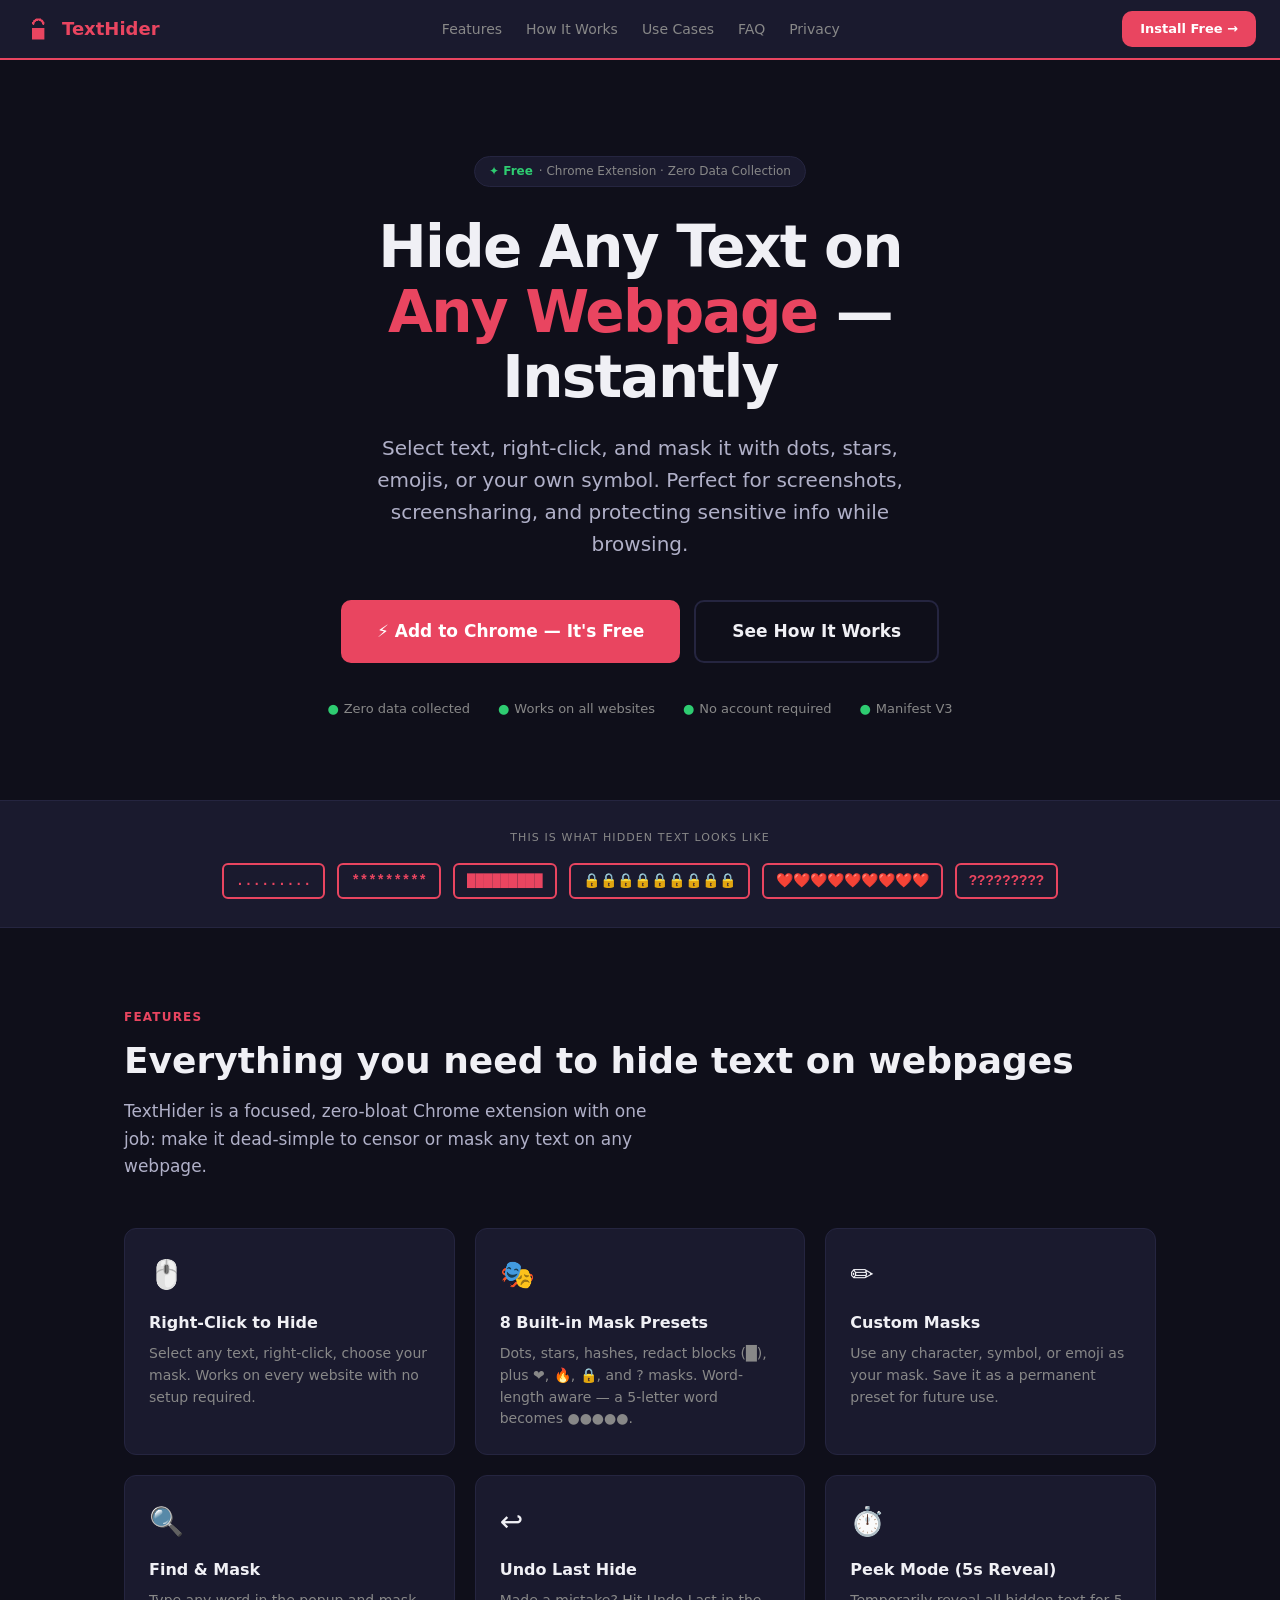
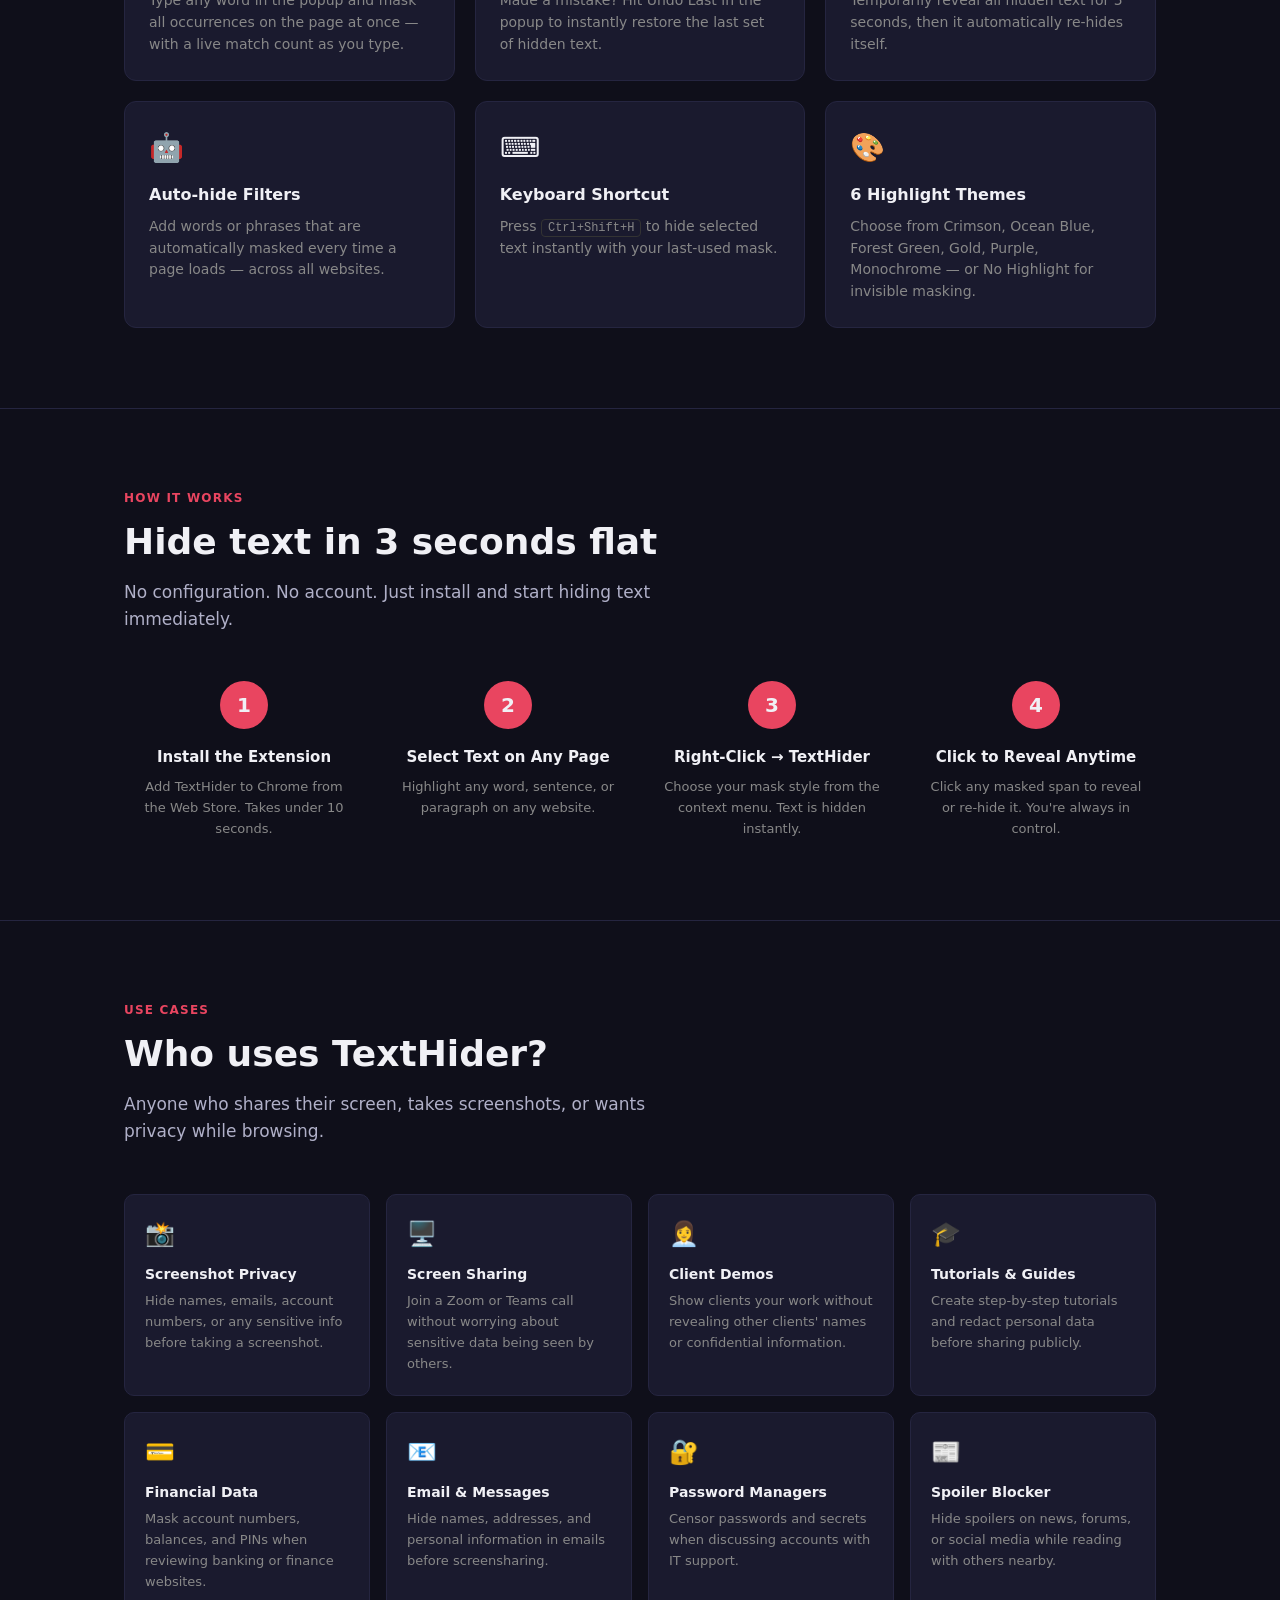
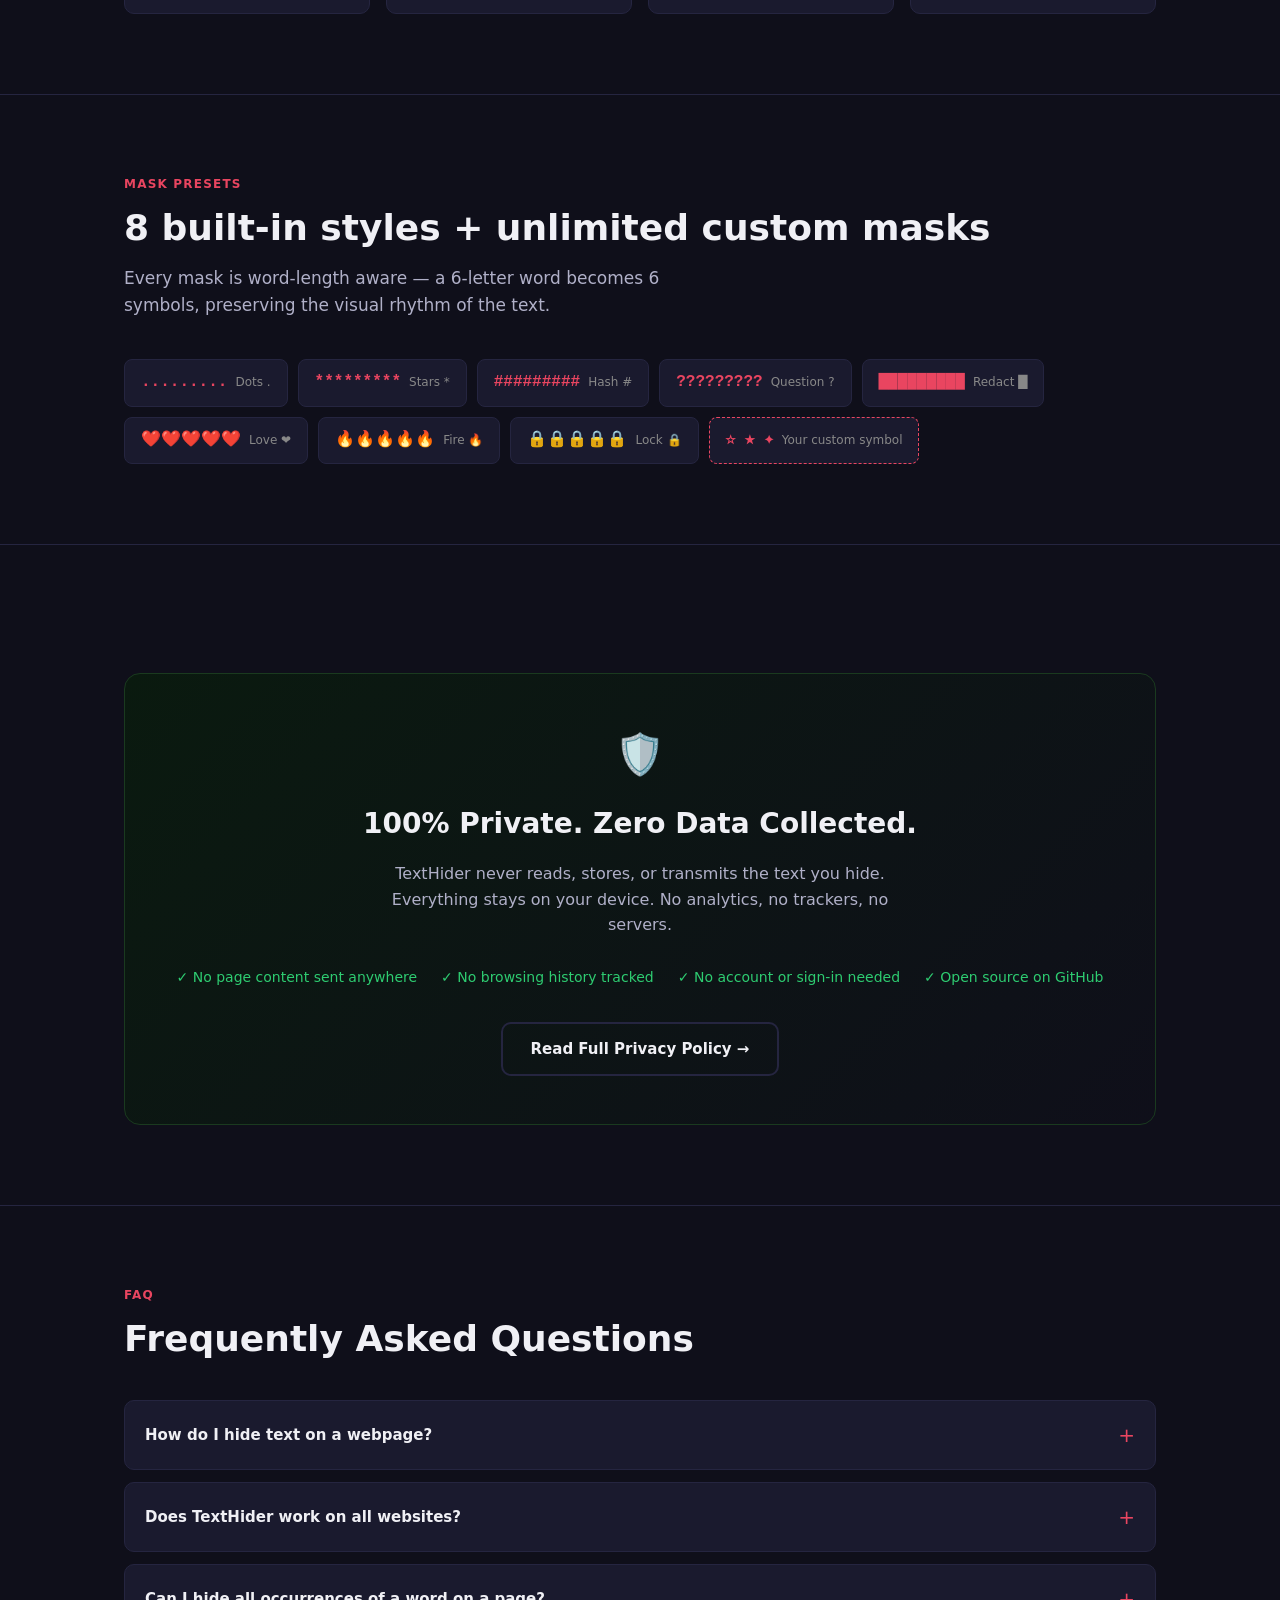
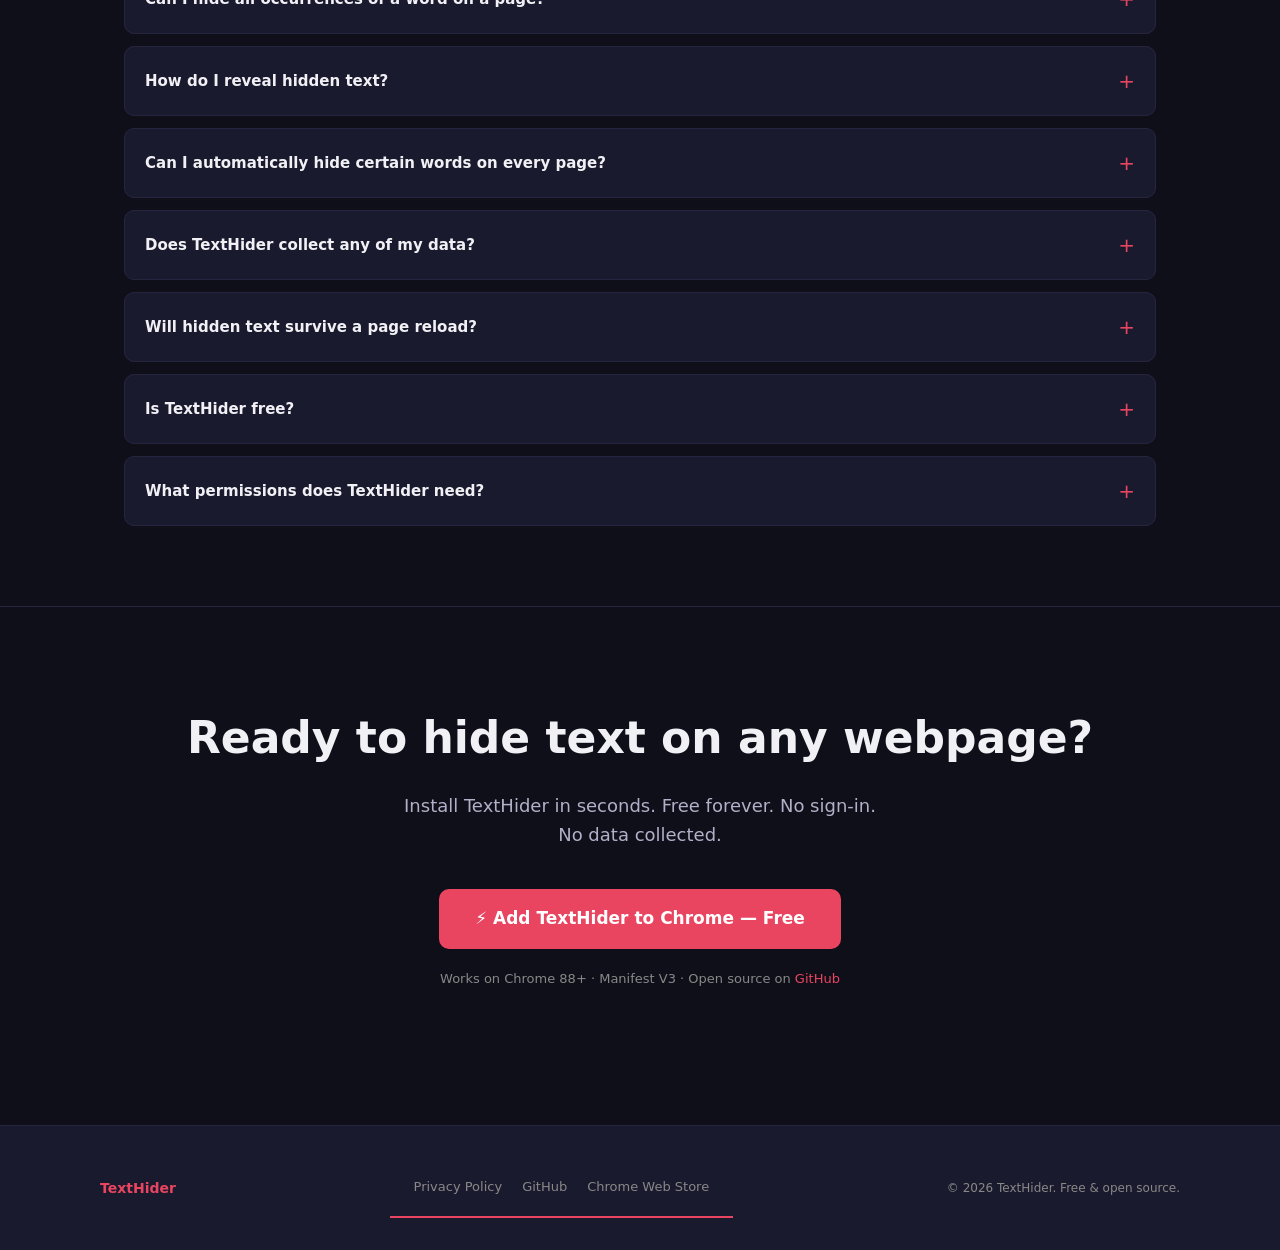
<file: index.html>
<!DOCTYPE html>
<html lang="en">
<head>
  <meta charset="UTF-8" />
  <meta name="viewport" content="width=device-width, initial-scale=1.0" />

  <!-- ── Primary SEO ── -->
  <title>TextHider — Hide &amp; Censor Text on Any Webpage | Chrome Extension</title>
  <meta name="description" content="TextHider is a free Chrome extension that lets you hide, censor, or mask any text on any webpage in one click. Perfect for screenshots, screensharing, and privacy. No data collected." />
  <meta name="keywords" content="chrome extension hide text, censor text webpage, mask text chrome, redact text browser, hide sensitive text screenshot, text masking extension, privacy chrome extension, hide words website, blur text chrome, screenshot privacy tool" />
  <meta name="author" content="TextHider" />
  <meta name="robots" content="index, follow, max-snippet:-1, max-image-preview:large, max-video-preview:-1" />
  <link rel="canonical" href="https://texthider.fabcodelabs.com/" />

  <!-- ── Open Graph ── -->
  <meta property="og:type" content="website" />
  <meta property="og:site_name" content="TextHider" />
  <meta property="og:title" content="TextHider — Hide &amp; Censor Text on Any Webpage" />
  <meta property="og:description" content="Free Chrome extension to instantly hide, censor, or mask any text on any webpage. Select text, right-click, done. Perfect for screenshots and screensharing." />
  <meta property="og:url" content="https://texthider.fabcodelabs.com/" />
  <meta property="og:image" content="https://texthider.fabcodelabs.com/icons/icon128.png" />
  <meta property="og:image:width" content="128" />
  <meta property="og:image:height" content="128" />
  <meta property="og:locale" content="en_US" />

  <!-- ── Twitter Card ── -->
  <meta name="twitter:card" content="summary_large_image" />
  <meta name="twitter:title" content="TextHider — Instantly Hide Text on Any Webpage" />
  <meta name="twitter:description" content="Free Chrome extension. Select text → right-click → hidden. Use any symbol, emoji, or custom mask. Zero data collected." />
  <meta name="twitter:image" content="https://texthider.fabcodelabs.com/icons/icon128.png" />

  <!-- ── JSON-LD Structured Data ── -->
  <script type="application/ld+json">
  {
    "@context": "https://schema.org",
    "@type": "SoftwareApplication",
    "name": "TextHider",
    "alternateName": "TextHider - Censor & Mask Text",
    "description": "A free Chrome extension that hides, censors, or masks any selected text on any webpage using symbols, emojis, or custom characters. Perfect for screenshots, screensharing, and online privacy.",
    "url": "https://texthider.fabcodelabs.com/",
    "downloadUrl": "https://chromewebstore.google.com/detail/pbljicijmfnebahhendkakgfljcnekoa?utm_source=item-share-cb",
    "operatingSystem": "Chrome Browser",
    "applicationCategory": "BrowserApplication",
    "applicationSubCategory": "Privacy",
    "softwareVersion": "1.0.0",
    "offers": {
      "@type": "Offer",
      "price": "0",
      "priceCurrency": "USD"
    },
    "featureList": [
      "Hide any text on any webpage",
      "8 built-in mask presets (dots, stars, emojis)",
      "Custom mask symbols and characters",
      "Click-to-reveal individual hidden items",
      "Reveal All and Re-hide All page actions",
      "Keyboard shortcut Ctrl+Shift+H",
      "Find and mask all occurrences",
      "Undo last hide operation",
      "Auto-hide word filters on page load",
      "6 highlight themes",
      "Zero data collection"
    ],
    "publisher": {
      "@type": "Organization",
      "name": "TextHider",
      "url": "https://github.com/shariarf39/TextHider-Extention"
    },
    "inLanguage": "en-US",
    "datePublished": "2026-05-15",
    "dateModified": "2026-05-23"
  }
  </script>

  <script type="application/ld+json">
  {
    "@context": "https://schema.org",
    "@type": "FAQPage",
    "mainEntity": [
      {
        "@type": "Question",
        "name": "How do I hide text on a webpage with TextHider?",
        "acceptedAnswer": { "@type": "Answer", "text": "Select any text on a webpage, right-click, choose TextHider from the context menu, and pick your mask style. The text is instantly replaced with your chosen symbol." }
      },
      {
        "@type": "Question",
        "name": "Does TextHider collect any personal data?",
        "acceptedAnswer": { "@type": "Answer", "text": "No. TextHider collects zero user data. No text you hide is ever sent anywhere. All settings are stored locally in Chrome sync storage." }
      },
      {
        "@type": "Question",
        "name": "Can I reveal hidden text after masking it?",
        "acceptedAnswer": { "@type": "Answer", "text": "Yes. Click any masked span to reveal or re-hide it. You can also use Reveal All and Re-hide All buttons in the popup." }
      },
      {
        "@type": "Question",
        "name": "Does TextHider work on all websites?",
        "acceptedAnswer": { "@type": "Answer", "text": "TextHider works on virtually all websites including news sites, social media, email, banking portals, and any other webpage with selectable text." }
      },
      {
        "@type": "Question",
        "name": "Is there a keyboard shortcut?",
        "acceptedAnswer": { "@type": "Answer", "text": "Yes. Press Ctrl+Shift+H (Cmd+Shift+H on Mac) to hide your current text selection with the last-used mask." }
      },
      {
        "@type": "Question",
        "name": "Can I automatically hide certain words on every page?",
        "acceptedAnswer": { "@type": "Answer", "text": "Yes. The Auto-hide Filters feature in Settings lets you add words or phrases that are automatically masked every time any page loads." }
      }
    ]
  }
  </script>

  <style>
    *, *::before, *::after { box-sizing: border-box; margin: 0; padding: 0; }

    :root {
      --bg:       #0f0f1a;
      --surface:  #1a1a2e;
      --border:   #252540;
      --red:      #e94560;
      --red-dark: #c73652;
      --text:     #f0f0f5;
      --muted:    #888;
      --green:    #2ecc71;
    }

    html { scroll-behavior: smooth; }

    body {
      background: var(--bg);
      color: var(--text);
      font-family: system-ui, -apple-system, 'Segoe UI', sans-serif;
      font-size: 16px;
      line-height: 1.6;
    }

    a { color: var(--red); text-decoration: none; }
    a:hover { color: var(--red-dark); }

    /* ── Skip link ── */
    .skip-link {
      position: absolute; left: -999px; top: 4px;
      background: var(--red); color: #fff; padding: 6px 14px; border-radius: 4px;
      z-index: 9999; font-size: 13px;
    }
    .skip-link:focus { left: 8px; }

    /* ── Nav ── */
    nav {
      background: var(--surface);
      border-bottom: 2px solid var(--red);
      padding: 0 24px;
      display: flex;
      align-items: center;
      justify-content: space-between;
      height: 60px;
      position: sticky;
      top: 0;
      z-index: 100;
    }

    .nav-brand {
      display: flex; align-items: center; gap: 10px;
      font-size: 18px; font-weight: 800; color: var(--red);
      text-decoration: none;
    }
    .nav-brand img { width: 28px; height: 28px; }

    .nav-links {
      display: flex; gap: 24px; list-style: none;
    }
    .nav-links a {
      font-size: 14px; color: var(--muted);
      transition: color 0.15s;
    }
    .nav-links a:hover { color: var(--text); }

    /* ── Buttons ── */
    .btn {
      display: inline-flex; align-items: center; justify-content: center; gap: 8px;
      padding: 13px 28px; border-radius: 10px; border: none;
      font-size: 15px; font-weight: 700; cursor: pointer;
      text-decoration: none; transition: background 0.15s, transform 0.1s;
    }
    .btn:active { transform: scale(0.97); }
    .btn-primary { background: var(--red); color: #fff; }
    .btn-primary:hover { background: var(--red-dark); color: #fff; }
    .btn-outline { background: transparent; color: var(--text); border: 2px solid var(--border); }
    .btn-outline:hover { border-color: var(--red); color: var(--red); }
    .btn-lg { padding: 16px 36px; font-size: 17px; }

    /* ── Container ── */
    .container { max-width: 1080px; margin: 0 auto; padding: 0 24px; }

    /* ── Hero ── */
    .hero {
      padding: 96px 24px 80px;
      text-align: center;
      max-width: 760px;
      margin: 0 auto;
    }

    .hero-badge {
      display: inline-flex; align-items: center; gap: 6px;
      background: var(--surface); border: 1px solid var(--border);
      border-radius: 20px; padding: 5px 14px;
      font-size: 12px; color: var(--muted);
      margin-bottom: 28px;
    }
    .hero-badge span { color: var(--green); font-weight: 700; }

    .hero h1 {
      font-size: clamp(32px, 6vw, 58px);
      font-weight: 900;
      line-height: 1.12;
      letter-spacing: -0.03em;
      margin-bottom: 22px;
    }
    .hero h1 em {
      font-style: normal;
      color: var(--red);
    }

    .hero p {
      font-size: clamp(16px, 2.5vw, 20px);
      color: #b0b0c8;
      max-width: 580px;
      margin: 0 auto 40px;
    }

    .hero-cta { display: flex; gap: 14px; justify-content: center; flex-wrap: wrap; }

    .hero-trust {
      margin-top: 36px;
      display: flex; justify-content: center; gap: 28px; flex-wrap: wrap;
      font-size: 13px; color: var(--muted);
    }
    .hero-trust span { display: flex; align-items: center; gap: 5px; }
    .hero-trust .dot { color: var(--green); }

    /* ── Demo strip ── */
    .demo-strip {
      background: var(--surface);
      border-top: 1px solid var(--border);
      border-bottom: 1px solid var(--border);
      padding: 28px 24px;
      text-align: center;
      overflow: hidden;
    }
    .demo-label { font-size: 11px; text-transform: uppercase; letter-spacing: 0.1em; color: var(--muted); margin-bottom: 16px; }

    .demo-words {
      display: flex; gap: 12px; justify-content: center; flex-wrap: wrap;
    }
    .demo-words span {
      font-size: 14px;
      background: #1a1a2e;
      border: 2px solid #e94560;
      border-radius: 6px;
      padding: 5px 12px;
      color: #e94560;
      font-family: monospace;
      font-weight: 600;
    }

    /* ── Section ── */
    section { padding: 80px 0; }
    section + section { border-top: 1px solid var(--border); }

    .section-label {
      font-size: 12px; font-weight: 700; text-transform: uppercase;
      letter-spacing: 0.1em; color: var(--red);
      margin-bottom: 12px;
    }
    .section-title {
      font-size: clamp(24px, 4vw, 36px);
      font-weight: 800;
      line-height: 1.2;
      margin-bottom: 16px;
    }
    .section-desc {
      color: #b0b0c8;
      font-size: 17px;
      max-width: 540px;
    }

    /* ── Features grid ── */
    .features-grid {
      display: grid;
      grid-template-columns: repeat(auto-fill, minmax(300px, 1fr));
      gap: 20px;
      margin-top: 48px;
    }

    .feature-card {
      background: var(--surface);
      border: 1px solid var(--border);
      border-radius: 12px;
      padding: 24px;
      transition: border-color 0.2s;
    }
    .feature-card:hover { border-color: var(--red); }

    .feature-icon { font-size: 28px; margin-bottom: 12px; }
    .feature-card h3 { font-size: 16px; font-weight: 700; margin-bottom: 8px; }
    .feature-card p { font-size: 14px; color: var(--muted); line-height: 1.55; }

    /* ── How it works ── */
    .steps {
      display: grid;
      grid-template-columns: repeat(auto-fill, minmax(200px, 1fr));
      gap: 24px;
      margin-top: 48px;
    }

    .step {
      text-align: center;
      padding: 0 10px;
    }
    .step-num {
      width: 48px; height: 48px;
      background: var(--red);
      border-radius: 50%;
      display: flex; align-items: center; justify-content: center;
      font-size: 20px; font-weight: 800;
      margin: 0 auto 16px;
    }
    .step h3 { font-size: 15px; font-weight: 700; margin-bottom: 8px; }
    .step p { font-size: 13px; color: var(--muted); }

    /* ── Use cases ── */
    .usecases-grid {
      display: grid;
      grid-template-columns: repeat(auto-fill, minmax(220px, 1fr));
      gap: 16px;
      margin-top: 48px;
    }

    .usecase {
      background: var(--surface);
      border: 1px solid var(--border);
      border-radius: 10px;
      padding: 20px;
    }
    .usecase-icon { font-size: 24px; margin-bottom: 10px; }
    .usecase h3 { font-size: 14px; font-weight: 700; margin-bottom: 6px; }
    .usecase p { font-size: 13px; color: var(--muted); }

    /* ── Masks showcase ── */
    .masks-grid {
      display: flex; flex-wrap: wrap; gap: 10px;
      margin-top: 40px;
    }
    .mask-chip {
      background: var(--surface);
      border: 1px solid var(--border);
      border-radius: 8px;
      padding: 10px 16px;
      font-size: 14px;
      display: flex; align-items: center; gap: 8px;
    }
    .mask-chip .sym {
      color: var(--red);
      font-family: monospace;
      font-weight: 700;
      font-size: 16px;
    }
    .mask-chip .name { color: var(--muted); font-size: 12px; }

    /* ── Privacy banner ── */
    .privacy-banner {
      background: linear-gradient(135deg, #0a1a0f 0%, #0f0f1a 100%);
      border: 1px solid #1a3a1f;
      border-radius: 16px;
      padding: 48px 40px;
      text-align: center;
      margin-top: 48px;
    }
    .privacy-banner h2 { font-size: 28px; font-weight: 800; margin-bottom: 14px; }
    .privacy-banner p { color: #b0b0c8; font-size: 16px; max-width: 500px; margin: 0 auto 28px; }

    .privacy-checks {
      display: flex; gap: 24px; justify-content: center; flex-wrap: wrap;
      font-size: 14px;
    }
    .privacy-checks span { display: flex; align-items: center; gap: 6px; color: var(--green); }

    /* ── FAQ ── */
    .faq-list { margin-top: 40px; display: flex; flex-direction: column; gap: 12px; }

    details {
      background: var(--surface);
      border: 1px solid var(--border);
      border-radius: 10px;
      padding: 0;
      overflow: hidden;
      transition: border-color 0.15s;
    }
    details[open] { border-color: var(--red); }

    summary {
      padding: 18px 20px;
      font-size: 15px;
      font-weight: 600;
      cursor: pointer;
      list-style: none;
      display: flex;
      align-items: center;
      justify-content: space-between;
      gap: 12px;
      user-select: none;
    }
    summary::-webkit-details-marker { display: none; }
    summary::after {
      content: '+';
      color: var(--red);
      font-size: 20px;
      font-weight: 300;
      flex-shrink: 0;
    }
    details[open] summary::after { content: '−'; }

    details p {
      padding: 0 20px 18px;
      color: #b0b0c8;
      font-size: 14px;
      line-height: 1.65;
    }

    /* ── CTA section ── */
    .cta-section {
      text-align: center;
      padding: 96px 24px;
    }
    .cta-section h2 {
      font-size: clamp(26px, 5vw, 44px);
      font-weight: 900;
      margin-bottom: 18px;
    }
    .cta-section p {
      color: #b0b0c8; font-size: 18px;
      max-width: 480px; margin: 0 auto 40px;
    }

    /* ── Footer ── */
    footer {
      background: var(--surface);
      border-top: 1px solid var(--border);
      padding: 32px 24px;
    }
    .footer-inner {
      max-width: 1080px; margin: 0 auto;
      display: flex; align-items: center; justify-content: space-between;
      flex-wrap: wrap; gap: 12px;
    }
    .footer-brand { font-size: 14px; font-weight: 700; color: var(--red); }
    .footer-links { display: flex; gap: 20px; }
    .footer-links a { font-size: 13px; color: var(--muted); }
    .footer-links a:hover { color: var(--text); }
    .footer-copy { font-size: 12px; color: var(--muted); }

    /* ── Responsive ── */
    @media (max-width: 600px) {
      nav { padding: 0 16px; }
      .nav-links { display: none; }
      .hero { padding: 60px 16px 56px; }
      .hero-cta { flex-direction: column; align-items: center; }
      section { padding: 56px 0; }
      .privacy-banner { padding: 32px 20px; }
    }
  </style>
</head>

<body>
<a href="#main" class="skip-link">Skip to main content</a>

<!-- Navigation -->
<nav aria-label="Site navigation">
  <a href="/" class="nav-brand" aria-label="TextHider home">
    <img src="icons/icon48.png" alt="TextHider logo" width="28" height="28" />
    TextHider
  </a>
  <ul class="nav-links" role="list">
    <li><a href="#features">Features</a></li>
    <li><a href="#how-it-works">How It Works</a></li>
    <li><a href="#use-cases">Use Cases</a></li>
    <li><a href="#faq">FAQ</a></li>
    <li><a href="privacy.html">Privacy</a></li>
  </ul>
  <a href="https://chromewebstore.google.com/detail/pbljicijmfnebahhendkakgfljcnekoa?utm_source=item-share-cb" class="btn btn-primary" rel="noopener" target="_blank"
     aria-label="Install TextHider from the Chrome Web Store" style="padding:8px 18px;font-size:13px;">
    Install Free →
  </a>
</nav>

<main id="main">

  <!-- Hero -->
  <section class="hero" aria-labelledby="hero-heading">
    <div class="hero-badge">
      <span>✦ Free</span> · Chrome Extension · Zero Data Collection
    </div>
    <h1 id="hero-heading">
      Hide Any Text on<br/>
      <em>Any Webpage</em> — Instantly
    </h1>
    <p>
      Select text, right-click, and mask it with dots, stars, emojis, or your own symbol.
      Perfect for screenshots, screensharing, and protecting sensitive info while browsing.
    </p>
    <div class="hero-cta">
      <a href="https://chromewebstore.google.com/detail/pbljicijmfnebahhendkakgfljcnekoa?utm_source=item-share-cb" class="btn btn-primary btn-lg" rel="noopener" target="_blank">
        ⚡ Add to Chrome — It's Free
      </a>
      <a href="#how-it-works" class="btn btn-outline btn-lg">See How It Works</a>
    </div>
    <div class="hero-trust">
      <span><span class="dot">●</span> Zero data collected</span>
      <span><span class="dot">●</span> Works on all websites</span>
      <span><span class="dot">●</span> No account required</span>
      <span><span class="dot">●</span> Manifest V3</span>
    </div>
  </section>

  <!-- Live demo strip -->
  <div class="demo-strip" aria-label="Example of masked text">
    <p class="demo-label">This is what hidden text looks like</p>
    <div class="demo-words" role="list" aria-label="Masked text examples">
      <span role="listitem" aria-label="text masked with dots">.........</span>
      <span role="listitem" aria-label="text masked with stars">*********</span>
      <span role="listitem" aria-label="text masked with blocks">█████████</span>
      <span role="listitem" aria-label="text masked with lock emojis">🔒🔒🔒🔒🔒🔒🔒🔒🔒</span>
      <span role="listitem" aria-label="text masked with hearts">❤️❤️❤️❤️❤️❤️❤️❤️❤️</span>
      <span role="listitem" aria-label="text masked with question marks">?????????</span>
    </div>
  </div>

  <!-- Features -->
  <section id="features" aria-labelledby="features-heading">
    <div class="container">
      <p class="section-label">Features</p>
      <h2 class="section-title" id="features-heading">Everything you need to hide text on webpages</h2>
      <p class="section-desc">
        TextHider is a focused, zero-bloat Chrome extension with one job: make it dead-simple
        to censor or mask any text on any webpage.
      </p>
      <div class="features-grid">

        <article class="feature-card">
          <div class="feature-icon" aria-hidden="true">🖱️</div>
          <h3>Right-Click to Hide</h3>
          <p>Select any text, right-click, choose your mask. Works on every website with no setup required.</p>
        </article>

        <article class="feature-card">
          <div class="feature-icon" aria-hidden="true">🎭</div>
          <h3>8 Built-in Mask Presets</h3>
          <p>Dots, stars, hashes, redact blocks (█), plus ❤️, 🔥, 🔒, and ? masks. Word-length aware — a 5-letter word becomes ●●●●●.</p>
        </article>

        <article class="feature-card">
          <div class="feature-icon" aria-hidden="true">✏️</div>
          <h3>Custom Masks</h3>
          <p>Use any character, symbol, or emoji as your mask. Save it as a permanent preset for future use.</p>
        </article>

        <article class="feature-card">
          <div class="feature-icon" aria-hidden="true">🔍</div>
          <h3>Find &amp; Mask</h3>
          <p>Type any word in the popup and mask all occurrences on the page at once — with a live match count as you type.</p>
        </article>

        <article class="feature-card">
          <div class="feature-icon" aria-hidden="true">↩</div>
          <h3>Undo Last Hide</h3>
          <p>Made a mistake? Hit Undo Last in the popup to instantly restore the last set of hidden text.</p>
        </article>

        <article class="feature-card">
          <div class="feature-icon" aria-hidden="true">⏱️</div>
          <h3>Peek Mode (5s Reveal)</h3>
          <p>Temporarily reveal all hidden text for 5 seconds, then it automatically re-hides itself.</p>
        </article>

        <article class="feature-card">
          <div class="feature-icon" aria-hidden="true">🤖</div>
          <h3>Auto-hide Filters</h3>
          <p>Add words or phrases that are automatically masked every time a page loads — across all websites.</p>
        </article>

        <article class="feature-card">
          <div class="feature-icon" aria-hidden="true">⌨️</div>
          <h3>Keyboard Shortcut</h3>
          <p>Press <kbd style="background:#1a1a2e;border:1px solid #333;border-radius:4px;padding:1px 6px;font-size:12px;">Ctrl+Shift+H</kbd> to hide selected text instantly with your last-used mask.</p>
        </article>

        <article class="feature-card">
          <div class="feature-icon" aria-hidden="true">🎨</div>
          <h3>6 Highlight Themes</h3>
          <p>Choose from Crimson, Ocean Blue, Forest Green, Gold, Purple, Monochrome — or No Highlight for invisible masking.</p>
        </article>

      </div>
    </div>
  </section>

  <!-- How it works -->
  <section id="how-it-works" aria-labelledby="how-heading">
    <div class="container">
      <p class="section-label">How It Works</p>
      <h2 class="section-title" id="how-heading">Hide text in 3 seconds flat</h2>
      <p class="section-desc">No configuration. No account. Just install and start hiding text immediately.</p>
      <div class="steps">
        <div class="step">
          <div class="step-num" aria-hidden="true">1</div>
          <h3>Install the Extension</h3>
          <p>Add TextHider to Chrome from the Web Store. Takes under 10 seconds.</p>
        </div>
        <div class="step">
          <div class="step-num" aria-hidden="true">2</div>
          <h3>Select Text on Any Page</h3>
          <p>Highlight any word, sentence, or paragraph on any website.</p>
        </div>
        <div class="step">
          <div class="step-num" aria-hidden="true">3</div>
          <h3>Right-Click → TextHider</h3>
          <p>Choose your mask style from the context menu. Text is hidden instantly.</p>
        </div>
        <div class="step">
          <div class="step-num" aria-hidden="true">4</div>
          <h3>Click to Reveal Anytime</h3>
          <p>Click any masked span to reveal or re-hide it. You're always in control.</p>
        </div>
      </div>
    </div>
  </section>

  <!-- Use cases -->
  <section id="use-cases" aria-labelledby="usecases-heading">
    <div class="container">
      <p class="section-label">Use Cases</p>
      <h2 class="section-title" id="usecases-heading">Who uses TextHider?</h2>
      <p class="section-desc">Anyone who shares their screen, takes screenshots, or wants privacy while browsing.</p>
      <div class="usecases-grid">

        <div class="usecase">
          <div class="usecase-icon" aria-hidden="true">📸</div>
          <h3>Screenshot Privacy</h3>
          <p>Hide names, emails, account numbers, or any sensitive info before taking a screenshot.</p>
        </div>

        <div class="usecase">
          <div class="usecase-icon" aria-hidden="true">🖥️</div>
          <h3>Screen Sharing</h3>
          <p>Join a Zoom or Teams call without worrying about sensitive data being seen by others.</p>
        </div>

        <div class="usecase">
          <div class="usecase-icon" aria-hidden="true">👩‍💼</div>
          <h3>Client Demos</h3>
          <p>Show clients your work without revealing other clients' names or confidential information.</p>
        </div>

        <div class="usecase">
          <div class="usecase-icon" aria-hidden="true">🎓</div>
          <h3>Tutorials &amp; Guides</h3>
          <p>Create step-by-step tutorials and redact personal data before sharing publicly.</p>
        </div>

        <div class="usecase">
          <div class="usecase-icon" aria-hidden="true">💳</div>
          <h3>Financial Data</h3>
          <p>Mask account numbers, balances, and PINs when reviewing banking or finance websites.</p>
        </div>

        <div class="usecase">
          <div class="usecase-icon" aria-hidden="true">📧</div>
          <h3>Email &amp; Messages</h3>
          <p>Hide names, addresses, and personal information in emails before screensharing.</p>
        </div>

        <div class="usecase">
          <div class="usecase-icon" aria-hidden="true">🔐</div>
          <h3>Password Managers</h3>
          <p>Censor passwords and secrets when discussing accounts with IT support.</p>
        </div>

        <div class="usecase">
          <div class="usecase-icon" aria-hidden="true">📰</div>
          <h3>Spoiler Blocker</h3>
          <p>Hide spoilers on news, forums, or social media while reading with others nearby.</p>
        </div>

      </div>
    </div>
  </section>

  <!-- Masks -->
  <section aria-labelledby="masks-heading">
    <div class="container">
      <p class="section-label">Mask Presets</p>
      <h2 class="section-title" id="masks-heading">8 built-in styles + unlimited custom masks</h2>
      <p class="section-desc">Every mask is word-length aware — a 6-letter word becomes 6 symbols, preserving the visual rhythm of the text.</p>
      <div class="masks-grid" role="list" aria-label="Available mask presets">
        <div class="mask-chip" role="listitem"><span class="sym">.........</span><span class="name">Dots .</span></div>
        <div class="mask-chip" role="listitem"><span class="sym">*********</span><span class="name">Stars *</span></div>
        <div class="mask-chip" role="listitem"><span class="sym">#########</span><span class="name">Hash #</span></div>
        <div class="mask-chip" role="listitem"><span class="sym">?????????</span><span class="name">Question ?</span></div>
        <div class="mask-chip" role="listitem"><span class="sym">█████████</span><span class="name">Redact █</span></div>
        <div class="mask-chip" role="listitem"><span class="sym">❤️❤️❤️❤️❤️</span><span class="name">Love ❤️</span></div>
        <div class="mask-chip" role="listitem"><span class="sym">🔥🔥🔥🔥🔥</span><span class="name">Fire 🔥</span></div>
        <div class="mask-chip" role="listitem"><span class="sym">🔒🔒🔒🔒🔒</span><span class="name">Lock 🔒</span></div>
        <div class="mask-chip" role="listitem" style="border-style:dashed;border-color:#e94560;"><span class="sym">☆ ★ ✦</span><span class="name">Your custom symbol</span></div>
      </div>
    </div>
  </section>

  <!-- Privacy -->
  <section aria-labelledby="privacy-heading">
    <div class="container">
      <div class="privacy-banner">
        <div style="font-size:40px;margin-bottom:16px;" aria-hidden="true">🛡️</div>
        <h2 id="privacy-heading">100% Private. Zero Data Collected.</h2>
        <p>
          TextHider never reads, stores, or transmits the text you hide.
          Everything stays on your device. No analytics, no trackers, no servers.
        </p>
        <div class="privacy-checks" role="list" aria-label="Privacy guarantees">
          <span role="listitem">✓ No page content sent anywhere</span>
          <span role="listitem">✓ No browsing history tracked</span>
          <span role="listitem">✓ No account or sign-in needed</span>
          <span role="listitem">✓ Open source on GitHub</span>
        </div>
        <br/>
        <a href="privacy.html" class="btn btn-outline" style="margin-top:8px;">Read Full Privacy Policy →</a>
      </div>
    </div>
  </section>

  <!-- FAQ -->
  <section id="faq" aria-labelledby="faq-heading">
    <div class="container">
      <p class="section-label">FAQ</p>
      <h2 class="section-title" id="faq-heading">Frequently Asked Questions</h2>
      <div class="faq-list">

        <details>
          <summary>How do I hide text on a webpage?</summary>
          <p>Select any text with your mouse, right-click, and choose <strong>TextHider</strong> from the context menu. Pick your preferred mask style and the text is instantly replaced. You can also press <strong>Ctrl+Shift+H</strong> to use your last mask without opening the menu.</p>
        </details>

        <details>
          <summary>Does TextHider work on all websites?</summary>
          <p>Yes. TextHider works on virtually all websites — news sites, social media, email clients, banking portals, Google Docs, GitHub, Reddit, Twitter/X, LinkedIn, and more. The only exceptions are Chrome system pages (chrome://) and the Chrome Web Store itself, which is a browser security restriction that applies to all extensions.</p>
        </details>

        <details>
          <summary>Can I hide all occurrences of a word on a page?</summary>
          <p>Yes. Open the TextHider popup, go to the <strong>Find &amp; Mask</strong> section, type your word, and click "Mask All Matches". You'll see a live count of matches as you type. You can also right-click selected text and choose <strong>Hide all occurrences on this page</strong>.</p>
        </details>

        <details>
          <summary>How do I reveal hidden text?</summary>
          <p>Click any masked span to reveal or re-hide it individually. Or open the TextHider popup and click <strong>Reveal All</strong> to show all hidden text at once. Use <strong>Re-hide All</strong> to mask everything again. The <strong>Peek (5s)</strong> button temporarily reveals everything for 5 seconds then auto re-hides.</p>
        </details>

        <details>
          <summary>Can I automatically hide certain words on every page?</summary>
          <p>Yes. Go to <strong>TextHider Settings → Auto-hide Filters</strong>. Add any word or phrase (e.g. your real name, an account number) and choose a mask. That filter runs automatically every time any page loads, so the word is always masked without you needing to do anything.</p>
        </details>

        <details>
          <summary>Does TextHider collect any of my data?</summary>
          <p>Absolutely not. TextHider collects <strong>zero user data</strong>. The text you hide never leaves your device. Preferences (preset labels and mask symbols) are stored locally in Chrome's sync storage. There are no analytics, no error reporting, no servers, and no third-party SDKs.</p>
        </details>

        <details>
          <summary>Will hidden text survive a page reload?</summary>
          <p>Not by default — when you reload a page, the DOM resets and masks are cleared. However, the <strong>Auto-hide Filters</strong> feature re-applies saved word filters on every page load automatically.</p>
        </details>

        <details>
          <summary>Is TextHider free?</summary>
          <p>Yes, completely free. No premium tier, no subscription, no in-app purchases. TextHider will always be free.</p>
        </details>

        <details>
          <summary>What permissions does TextHider need?</summary>
          <p><strong>contextMenus</strong> — to show the right-click menu. <strong>storage</strong> — to save your preset preferences locally. <strong>activeTab</strong> — to interact with the current tab when you click the toolbar icon. <strong>scripting</strong> — to run the masking logic in response to your actions. No broad browsing history or host permissions are requested.</p>
        </details>

      </div>
    </div>
  </section>

  <!-- Final CTA -->
  <section class="cta-section" aria-labelledby="cta-heading">
    <div class="container">
      <h2 id="cta-heading">Ready to hide text on any webpage?</h2>
      <p>Install TextHider in seconds. Free forever. No sign-in. No data collected.</p>
      <a href="https://chromewebstore.google.com/detail/pbljicijmfnebahhendkakgfljcnekoa?utm_source=item-share-cb" class="btn btn-primary btn-lg" rel="noopener" target="_blank">
        ⚡ Add TextHider to Chrome — Free
      </a>
      <p style="margin-top:20px;font-size:13px;color:var(--muted);">
        Works on Chrome 88+ · Manifest V3 · Open source on
        <a href="https://github.com/shariarf39/TextHider-Extention" rel="noopener" target="_blank">GitHub</a>
      </p>
    </div>
  </section>

</main>

<!-- Footer -->
<footer>
  <div class="footer-inner">
    <span class="footer-brand">TextHider</span>
    <nav class="footer-links" aria-label="Footer navigation">
      <a href="privacy.html">Privacy Policy</a>
      <a href="https://github.com/shariarf39/TextHider-Extention" rel="noopener" target="_blank">GitHub</a>
      <a href="https://chromewebstore.google.com/detail/pbljicijmfnebahhendkakgfljcnekoa?utm_source=item-share-cb" rel="noopener" target="_blank">Chrome Web Store</a>
    </nav>
    <span class="footer-copy">&copy; 2026 TextHider. Free &amp; open source.</span>
  </div>
</footer>

</body>
</html>
</file>
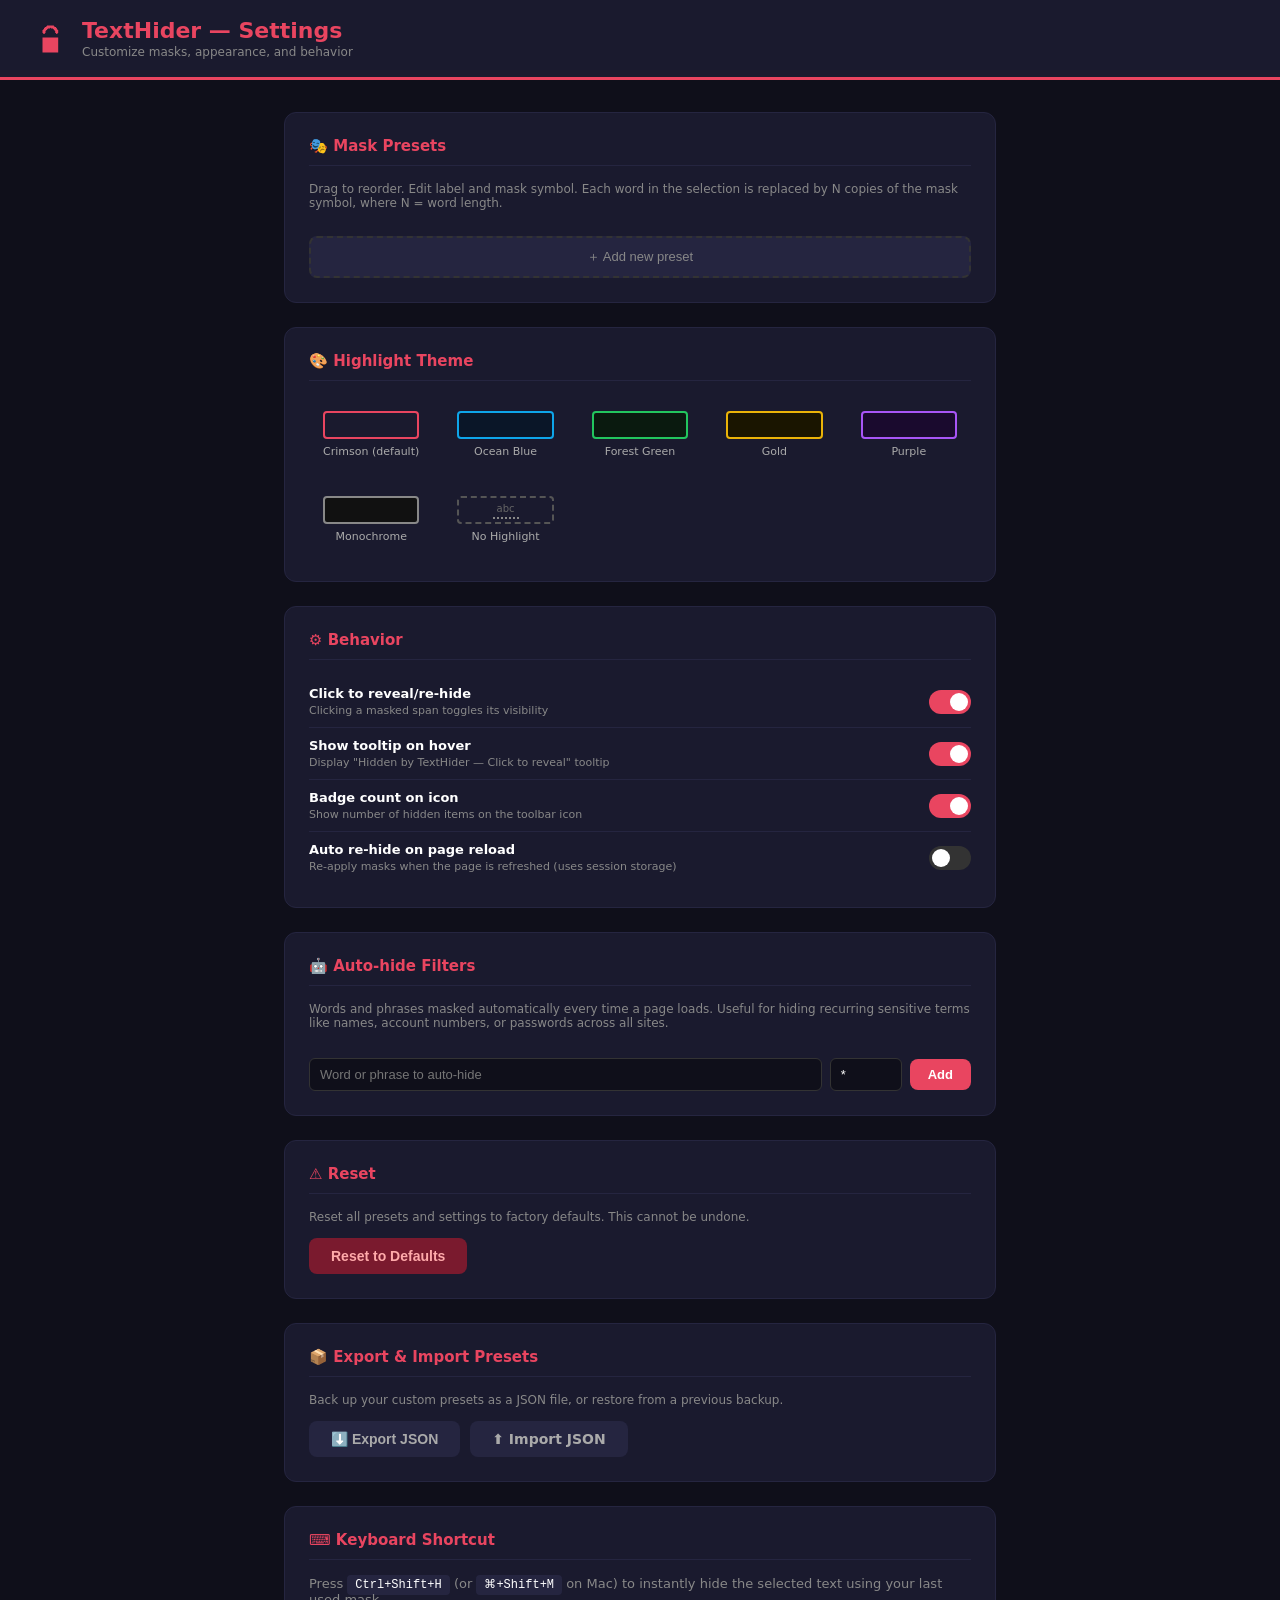
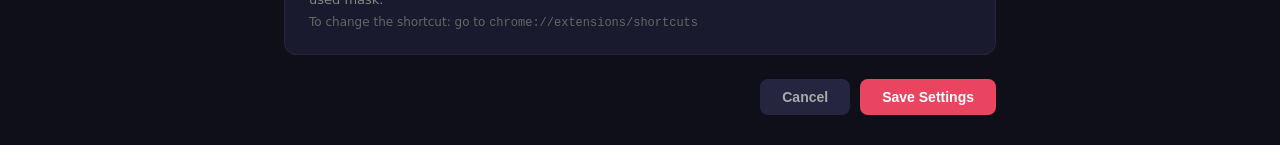
<file: options.html>
<!DOCTYPE html>
<html lang="en">
<head>
  <meta charset="UTF-8" />
  <meta name="viewport" content="width=device-width, initial-scale=1.0" />
  <meta name="description" content="TextHider Settings: Customize mask presets, themes, and behavior for the TextHider Chrome extension." />
  <meta name="robots" content="noindex, nofollow" />
  <title>TextHider — Settings</title>
  <style>
    * { box-sizing: border-box; margin: 0; padding: 0; }

    body {
      background: #0f0f1a;
      color: #fff;
      font-family: system-ui, -apple-system, sans-serif;
      font-size: 14px;
      min-height: 100vh;
    }

    header {
      background: #1a1a2e;
      padding: 18px 32px;
      display: flex;
      align-items: center;
      gap: 14px;
      border-bottom: 3px solid #e94560;
    }

    header img { width: 36px; height: 36px; }

    header h1 { font-size: 22px; font-weight: 800; color: #e94560; }
    header p { font-size: 12px; color: #888; margin-top: 2px; }

    .container { max-width: 760px; margin: 0 auto; padding: 32px 24px; }

    .card {
      background: #1a1a2e;
      border-radius: 12px;
      padding: 24px;
      margin-bottom: 24px;
      border: 1px solid #252540;
    }

    .card h2 {
      font-size: 15px;
      font-weight: 700;
      color: #e94560;
      margin-bottom: 16px;
      padding-bottom: 10px;
      border-bottom: 1px solid #252540;
    }

    /* Preset list */
    .preset-list { display: flex; flex-direction: column; gap: 8px; }

    .preset-item {
      display: flex;
      align-items: center;
      gap: 10px;
      background: #0f0f1a;
      border-radius: 8px;
      padding: 10px 12px;
      border: 1px solid #252540;
    }

    .preset-item .drag-handle {
      color: #555;
      cursor: grab;
      font-size: 16px;
      user-select: none;
    }

    .preset-item .icon-preview {
      font-size: 20px;
      min-width: 28px;
      text-align: center;
    }

    .preset-item input[type="text"] {
      background: #1a1a2e;
      border: 1px solid #333;
      border-radius: 6px;
      padding: 6px 10px;
      color: #fff;
      font-size: 13px;
      outline: none;
      transition: border-color 0.15s;
    }

    .preset-item input[type="text"]:focus { border-color: #e94560; }

    .preset-item .input-label { flex: 1; }
    .preset-item .input-mask { width: 80px; }

    .preset-item .btn-remove {
      background: none;
      border: none;
      color: #555;
      cursor: pointer;
      font-size: 16px;
      padding: 4px;
      border-radius: 4px;
      transition: color 0.15s;
    }
    .preset-item .btn-remove:hover { color: #e94560; }

    .btn-add {
      margin-top: 12px;
      display: flex;
      align-items: center;
      gap: 6px;
      background: #252540;
      border: 2px dashed #333;
      border-radius: 8px;
      padding: 10px;
      color: #888;
      cursor: pointer;
      font-size: 13px;
      width: 100%;
      justify-content: center;
      transition: border-color 0.15s, color 0.15s;
    }
    .btn-add:hover { border-color: #e94560; color: #fff; }

    /* Theme selector */
    .theme-grid {
      display: grid;
      grid-template-columns: repeat(auto-fill, minmax(120px, 1fr));
      gap: 10px;
    }

    .theme-card {
      border-radius: 8px;
      padding: 12px;
      cursor: pointer;
      border: 2px solid transparent;
      transition: border-color 0.15s;
      text-align: center;
    }

    .theme-card.active { border-color: #e94560; }
    .theme-card .swatch {
      width: 100%;
      height: 28px;
      border-radius: 4px;
      margin-bottom: 6px;
    }
    .theme-card .name { font-size: 11px; color: #aaa; }

    /* Toggle row */
    .toggle-row {
      display: flex;
      align-items: center;
      justify-content: space-between;
      padding: 10px 0;
      border-bottom: 1px solid #252540;
    }
    .toggle-row:last-child { border-bottom: none; }
    .toggle-row .info { flex: 1; }
    .toggle-row .info strong { display: block; font-size: 13px; }
    .toggle-row .info span { font-size: 11px; color: #888; }

    .toggle {
      position: relative;
      width: 42px;
      height: 24px;
      flex-shrink: 0;
    }
    .toggle input { opacity: 0; width: 0; height: 0; }
    .toggle-slider {
      position: absolute;
      inset: 0;
      background: #333;
      border-radius: 24px;
      cursor: pointer;
      transition: background 0.2s;
    }
    .toggle-slider::before {
      content: '';
      position: absolute;
      width: 18px;
      height: 18px;
      left: 3px;
      top: 3px;
      background: #fff;
      border-radius: 50%;
      transition: transform 0.2s;
    }
    .toggle input:checked + .toggle-slider { background: #e94560; }
    .toggle input:checked + .toggle-slider::before { transform: translateX(18px); }

    /* Action buttons */
    .form-actions {
      display: flex;
      gap: 10px;
      justify-content: flex-end;
      margin-top: 24px;
    }

    .btn {
      padding: 10px 22px;
      border-radius: 8px;
      border: none;
      cursor: pointer;
      font-size: 14px;
      font-weight: 600;
      transition: background 0.15s;
    }
    .btn-primary { background: #e94560; color: #fff; }
    .btn-primary:hover { background: #c73652; }
    .btn-secondary { background: #252540; color: #aaa; }
    .btn-secondary:hover { background: #333; color: #fff; }
    .btn-danger { background: #7a1a2e; color: #ffaaaa; }
    .btn-danger:hover { background: #a01a35; color: #fff; }

    .saved-badge {
      display: none;
      background: #2ecc71;
      color: #000;
      padding: 6px 14px;
      border-radius: 20px;
      font-size: 12px;
      font-weight: 600;
      align-items: center;
    }
    .saved-badge.show { display: inline-flex; }
  </style>
</head>
<body>

<header>
  <img src="icons/icon48.png" alt="TextHider" />
  <div>
    <h1>TextHider — Settings</h1>
    <p>Customize masks, appearance, and behavior</p>
  </div>
</header>

<div class="container" role="main">

  <!-- Presets -->
  <div class="card">
    <h2>🎭 Mask Presets</h2>
    <p style="color:#888;font-size:12px;margin-bottom:14px;">
      Drag to reorder. Edit label and mask symbol. Each word in the selection is replaced by
      N copies of the mask symbol, where N = word length.
    </p>
    <div class="preset-list" id="preset-list"></div>
    <button class="btn-add" id="btn-add-preset">＋ Add new preset</button>
  </div>

  <!-- Highlight theme -->
  <div class="card">
    <h2>🎨 Highlight Theme</h2>
    <div class="theme-grid" id="theme-grid">
      <div class="theme-card" data-theme="crimson">
        <div class="swatch" style="background:#1a1a2e;border:2px solid #e94560;"></div>
        <div class="name">Crimson (default)</div>
      </div>
      <div class="theme-card" data-theme="ocean">
        <div class="swatch" style="background:#0a1628;border:2px solid #0ea5e9;"></div>
        <div class="name">Ocean Blue</div>
      </div>
      <div class="theme-card" data-theme="forest">
        <div class="swatch" style="background:#0a1a0f;border:2px solid #22c55e;"></div>
        <div class="name">Forest Green</div>
      </div>
      <div class="theme-card" data-theme="gold">
        <div class="swatch" style="background:#1a1500;border:2px solid #eab308;"></div>
        <div class="name">Gold</div>
      </div>
      <div class="theme-card" data-theme="purple">
        <div class="swatch" style="background:#1a0a2e;border:2px solid #a855f7;"></div>
        <div class="name">Purple</div>
      </div>
      <div class="theme-card" data-theme="mono">
        <div class="swatch" style="background:#111;border:2px solid #888;"></div>
        <div class="name">Monochrome</div>
      </div>
      <div class="theme-card" data-theme="none">
        <div class="swatch" style="background:transparent;border:2px dashed #555;position:relative;display:flex;align-items:center;justify-content:center;">
          <span style="font-size:10px;color:#666;border-bottom:2px dotted #888;padding:0 4px;line-height:1.6;">abc</span>
        </div>
        <div class="name">No Highlight</div>
      </div>
    </div>
  </div>

  <!-- Behavior -->
  <div class="card">
    <h2>⚙️ Behavior</h2>

    <div class="toggle-row">
      <div class="info">
        <strong>Click to reveal/re-hide</strong>
        <span>Clicking a masked span toggles its visibility</span>
      </div>
      <label class="toggle">
        <input type="checkbox" id="opt-click-toggle" checked />
        <span class="toggle-slider"></span>
      </label>
    </div>

    <div class="toggle-row">
      <div class="info">
        <strong>Show tooltip on hover</strong>
        <span>Display "Hidden by TextHider — Click to reveal" tooltip</span>
      </div>
      <label class="toggle">
        <input type="checkbox" id="opt-tooltip" checked />
        <span class="toggle-slider"></span>
      </label>
    </div>

    <div class="toggle-row">
      <div class="info">
        <strong>Badge count on icon</strong>
        <span>Show number of hidden items on the toolbar icon</span>
      </div>
      <label class="toggle">
        <input type="checkbox" id="opt-badge" checked />
        <span class="toggle-slider"></span>
      </label>
    </div>

    <div class="toggle-row">
      <div class="info">
        <strong>Auto re-hide on page reload</strong>
        <span>Re-apply masks when the page is refreshed (uses session storage)</span>
      </div>
      <label class="toggle">
        <input type="checkbox" id="opt-persist" />
        <span class="toggle-slider"></span>
      </label>
    </div>
  </div>

  <!-- Auto-hide Filters -->
  <div class="card">
    <h2>🤖 Auto-hide Filters</h2>
    <p style="color:#888;font-size:12px;margin-bottom:14px;">
      Words and phrases masked automatically every time a page loads. Useful for hiding
      recurring sensitive terms like names, account numbers, or passwords across all sites.
    </p>
    <div id="autohide-list" style="display:flex;flex-direction:column;gap:8px;margin-bottom:14px;"></div>
    <div style="display:flex;gap:8px;align-items:center;flex-wrap:wrap;">
      <input type="text" id="autohide-new-text" placeholder="Word or phrase to auto-hide"
             style="flex:1;min-width:140px;background:#0f0f1a;border:1px solid #333;border-radius:6px;padding:8px 10px;color:#fff;font-size:13px;outline:none;" />
      <input type="text" id="autohide-new-mask" placeholder="Mask" maxlength="10" value="*"
             style="width:72px;background:#0f0f1a;border:1px solid #333;border-radius:6px;padding:8px 10px;color:#fff;font-size:13px;outline:none;" />
      <button class="btn btn-primary" id="btn-add-autohide" style="padding:8px 18px;font-size:13px;">Add</button>
    </div>
  </div>

  <!-- Danger zone -->
  <div class="card">
    <h2>⚠️ Reset</h2>
    <p style="color:#888;font-size:12px;margin-bottom:14px;">
      Reset all presets and settings to factory defaults. This cannot be undone.
    </p>
    <button class="btn btn-danger" id="btn-reset">Reset to Defaults</button>
  </div>

  <!-- Export / Import -->
  <div class="card">
    <h2>📦 Export &amp; Import Presets</h2>
    <p style="color:#888;font-size:12px;margin-bottom:14px;">
      Back up your custom presets as a JSON file, or restore from a previous backup.
    </p>
    <div style="display:flex;gap:10px;flex-wrap:wrap;">
      <button class="btn btn-secondary" id="btn-export">⬇️ Export JSON</button>
      <label class="btn btn-secondary" style="cursor:pointer;">
        ⬆️ Import JSON
        <input type="file" id="btn-import" accept=".json" style="display:none;" />
      </label>
    </div>
    <div id="import-status" style="margin-top:10px;font-size:12px;color:#2ecc71;display:none;"></div>
  </div>

  <!-- Keyboard shortcut info -->
  <div class="card">
    <h2>⌨️ Keyboard Shortcut</h2>
    <p style="color:#888;font-size:13px;">
      Press <kbd style="background:#252540;padding:3px 8px;border-radius:4px;color:#fff;font-size:12px;">Ctrl+Shift+H</kbd>
      (or <kbd style="background:#252540;padding:3px 8px;border-radius:4px;color:#fff;font-size:12px;">⌘+Shift+M</kbd> on Mac)
      to instantly hide the selected text using your last used mask.
    </p>
    <p style="color:#666;font-size:12px;margin-top:8px;">
      To change the shortcut: go to <code>chrome://extensions/shortcuts</code>
    </p>
  </div>

  <div class="form-actions">
    <span class="saved-badge" id="saved-badge">✅ Saved!</span>
    <button class="btn btn-secondary" id="btn-cancel">Cancel</button>
    <button class="btn btn-primary" id="btn-save">Save Settings</button>
  </div>

</div>

<script src="options.js"></script>
</body>
</html>
</file>
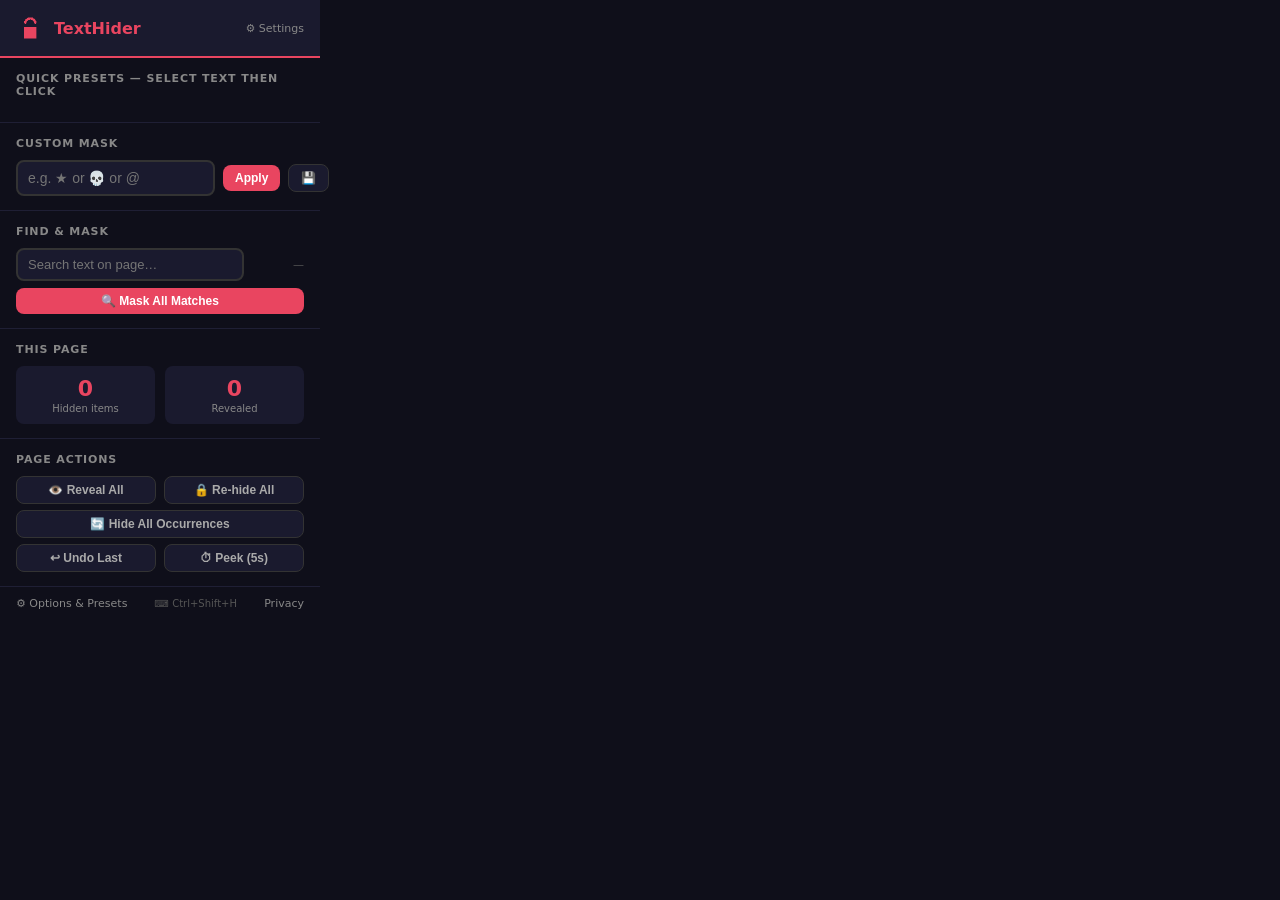
<file: popup.html>
<!DOCTYPE html>
<html lang="en">
<head>
  <meta charset="UTF-8" />
  <meta name="viewport" content="width=device-width, initial-scale=1.0" />
  <meta name="description" content="TextHider: Instantly hide selected text on any webpage with symbols, emojis, or custom masks." />
  <meta name="robots" content="noindex, nofollow" />
  <title>TextHider — Hide &amp; Mask Text</title>
  <style>
    * { box-sizing: border-box; margin: 0; padding: 0; }

    body {
      width: 320px;
      background: #0f0f1a;
      color: #fff;
      font-family: system-ui, -apple-system, sans-serif;
      font-size: 14px;
    }

    header {
      background: #1a1a2e;
      padding: 14px 16px;
      display: flex;
      align-items: center;
      gap: 10px;
      border-bottom: 2px solid #e94560;
    }

    header img { width: 28px; height: 28px; }

    header h1 {
      font-size: 16px;
      font-weight: 700;
      color: #e94560;
      flex: 1;
    }

    header a {
      font-size: 11px;
      color: #888;
      text-decoration: none;
    }
    header a:hover { color: #e94560; }

    .section {
      padding: 14px 16px;
      border-bottom: 1px solid #1f1f35;
    }

    .section-title {
      font-size: 11px;
      font-weight: 700;
      text-transform: uppercase;
      letter-spacing: 0.08em;
      color: #888;
      margin-bottom: 10px;
    }

    /* Preset grid */
    .presets {
      display: grid;
      grid-template-columns: repeat(4, 1fr);
      gap: 6px;
    }

    .preset-btn {
      background: #1a1a2e;
      border: 2px solid transparent;
      border-radius: 8px;
      padding: 8px 4px;
      cursor: pointer;
      text-align: center;
      transition: border-color 0.15s, background 0.15s;
      display: flex;
      flex-direction: column;
      align-items: center;
      gap: 4px;
    }

    .preset-btn .icon { font-size: 18px; line-height: 1; }
    .preset-btn .label { font-size: 9px; color: #888; line-height: 1; }

    .preset-btn:hover,
    .preset-btn.active {
      border-color: #e94560;
      background: #2a1a2e;
    }

    /* Custom mask row */
    .custom-row {
      display: flex;
      gap: 8px;
      align-items: center;
    }

    .custom-row input {
      flex: 1;
      background: #1a1a2e;
      border: 2px solid #333;
      border-radius: 8px;
      padding: 8px 10px;
      color: #fff;
      font-size: 14px;
      outline: none;
      transition: border-color 0.15s;
    }

    .custom-row input:focus { border-color: #e94560; }

    .btn {
      padding: 8px 14px;
      border-radius: 8px;
      border: none;
      cursor: pointer;
      font-size: 13px;
      font-weight: 600;
      transition: background 0.15s;
    }

    .btn-primary { background: #e94560; color: #fff; }
    .btn-primary:hover { background: #c73652; }

    .btn-secondary { background: #1a1a2e; color: #aaa; border: 1px solid #333; }
    .btn-secondary:hover { background: #252540; color: #fff; }

    .btn-sm { padding: 6px 12px; font-size: 12px; }

    /* Stats row */
    .stats {
      display: flex;
      gap: 10px;
    }

    .stat-card {
      flex: 1;
      background: #1a1a2e;
      border-radius: 8px;
      padding: 10px;
      text-align: center;
    }

    .stat-card .num {
      font-size: 22px;
      font-weight: 700;
      color: #e94560;
    }

    .stat-card .desc { font-size: 10px; color: #888; margin-top: 2px; }

    /* Action buttons */
    .actions { display: flex; gap: 8px; }
    .actions .btn { flex: 1; }

    footer {
      padding: 10px 16px;
      display: flex;
      justify-content: space-between;
      align-items: center;
    }

    footer a {
      font-size: 11px;
      color: #888;
      text-decoration: none;
    }
    footer a:hover { color: #e94560; }

    .toast {
      position: fixed;
      bottom: 12px;
      left: 50%;
      transform: translateX(-50%) translateY(20px);
      background: #e94560;
      color: #fff;
      padding: 7px 16px;
      border-radius: 20px;
      font-size: 12px;
      opacity: 0;
      transition: opacity 0.2s, transform 0.2s;
      pointer-events: none;
      white-space: nowrap;
    }
    .toast.show { opacity: 1; transform: translateX(-50%) translateY(0); }

    /* Find & Mask */
    .find-row {
      display: flex;
      align-items: center;
      gap: 8px;
      margin-bottom: 7px;
    }
    .find-row input {
      flex: 1;
      background: #1a1a2e;
      border: 2px solid #333;
      border-radius: 8px;
      padding: 7px 10px;
      color: #fff;
      font-size: 13px;
      outline: none;
      transition: border-color 0.15s;
    }
    .find-row input:focus { border-color: #e94560; }
    .find-count {
      font-size: 11px;
      color: #555;
      white-space: nowrap;
      min-width: 52px;
      text-align: right;
    }
    .find-count.has-matches { color: #e94560; font-weight: 700; }
  </style>
</head>
<body role="main" aria-label="TextHider extension popup">

<header>
  <img src="icons/icon48.png" alt="TextHider" />
  <h1>TextHider</h1>
  <a href="#" id="open-options">⚙️ Settings</a>
</header>

<!-- Preset masks -->
<div class="section" role="region" aria-label="Quick Presets">
  <div class="section-title">Quick Presets — select text then click</div>
  <div class="presets" id="presets-grid" role="group" aria-label="Mask preset buttons">
    <!-- Populated by JS -->
  </div>
</div>

<!-- Custom mask -->
<div class="section" role="region" aria-label="Custom mask input">
  <div class="section-title">Custom Mask</div>
  <div class="custom-row">
    <input type="text" id="custom-mask-input" placeholder="e.g. ★ or 💀 or @" maxlength="10"
           aria-label="Enter a custom mask symbol or emoji" />
    <button class="btn btn-primary btn-sm" id="apply-custom" aria-label="Apply custom mask">Apply</button>
    <button class="btn btn-secondary btn-sm" id="save-custom" title="Save as preset" aria-label="Save custom mask as preset">💾</button>
  </div>
</div>
<!-- Find & Mask -->
<div class="section" role="region" aria-label="Find and mask text on page">
  <div class="section-title">Find &amp; Mask</div>
  <div class="find-row">
    <input type="text" id="find-input" placeholder="Search text on page…" aria-label="Find text to mask" />
    <span class="find-count" id="find-count">&mdash;</span>
  </div>
  <button class="btn btn-primary btn-sm" style="width:100%" id="btn-find-mask" aria-label="Mask all matches">&#x1F50D; Mask All Matches</button>
</div>
<!-- Stats -->
<div class="section">
  <div class="section-title">This Page</div>
  <div class="stats">
    <div class="stat-card">
      <div class="num" id="count-hidden">0</div>
      <div class="desc">Hidden items</div>
    </div>
    <div class="stat-card">
      <div class="num" id="count-revealed">0</div>
      <div class="desc">Revealed</div>
    </div>
  </div>
</div>

<!-- Actions -->
<div class="section">
  <div class="section-title">Page Actions</div>
  <div class="actions">
    <button class="btn btn-secondary btn-sm" id="btn-reveal-all">👁️ Reveal All</button>
    <button class="btn btn-secondary btn-sm" id="btn-rehide-all">🔒 Re-hide All</button>
  </div>
  <div class="actions" style="margin-top:6px;">
    <button class="btn btn-secondary btn-sm" id="btn-hide-all-occ" title="Hide every occurrence of selected text on this page">🔄 Hide All Occurrences</button>
  </div>  <div class="actions" style="margin-top:6px;">
    <button class="btn btn-secondary btn-sm" id="btn-undo" title="Undo the last hide operation">&#x21A9; Undo Last</button>
    <button class="btn btn-secondary btn-sm" id="btn-temp-reveal" title="Reveal all hidden text for 5 seconds, then auto re-hide">&#x23F1; Peek (5s)</button>
  </div></div>

<footer>
  <a href="#" id="open-options-footer">⚙️ Options &amp; Presets</a>
  <span style="font-size:10px;color:#555;" title="Keyboard shortcut: Ctrl+Shift+H">⌨️ Ctrl+Shift+H</span>
  <a href="privacy.html" target="_blank">Privacy</a>
</footer>

<div class="toast" id="toast"></div>

<script src="popup.js"></script>
</body>
</html>
</file>
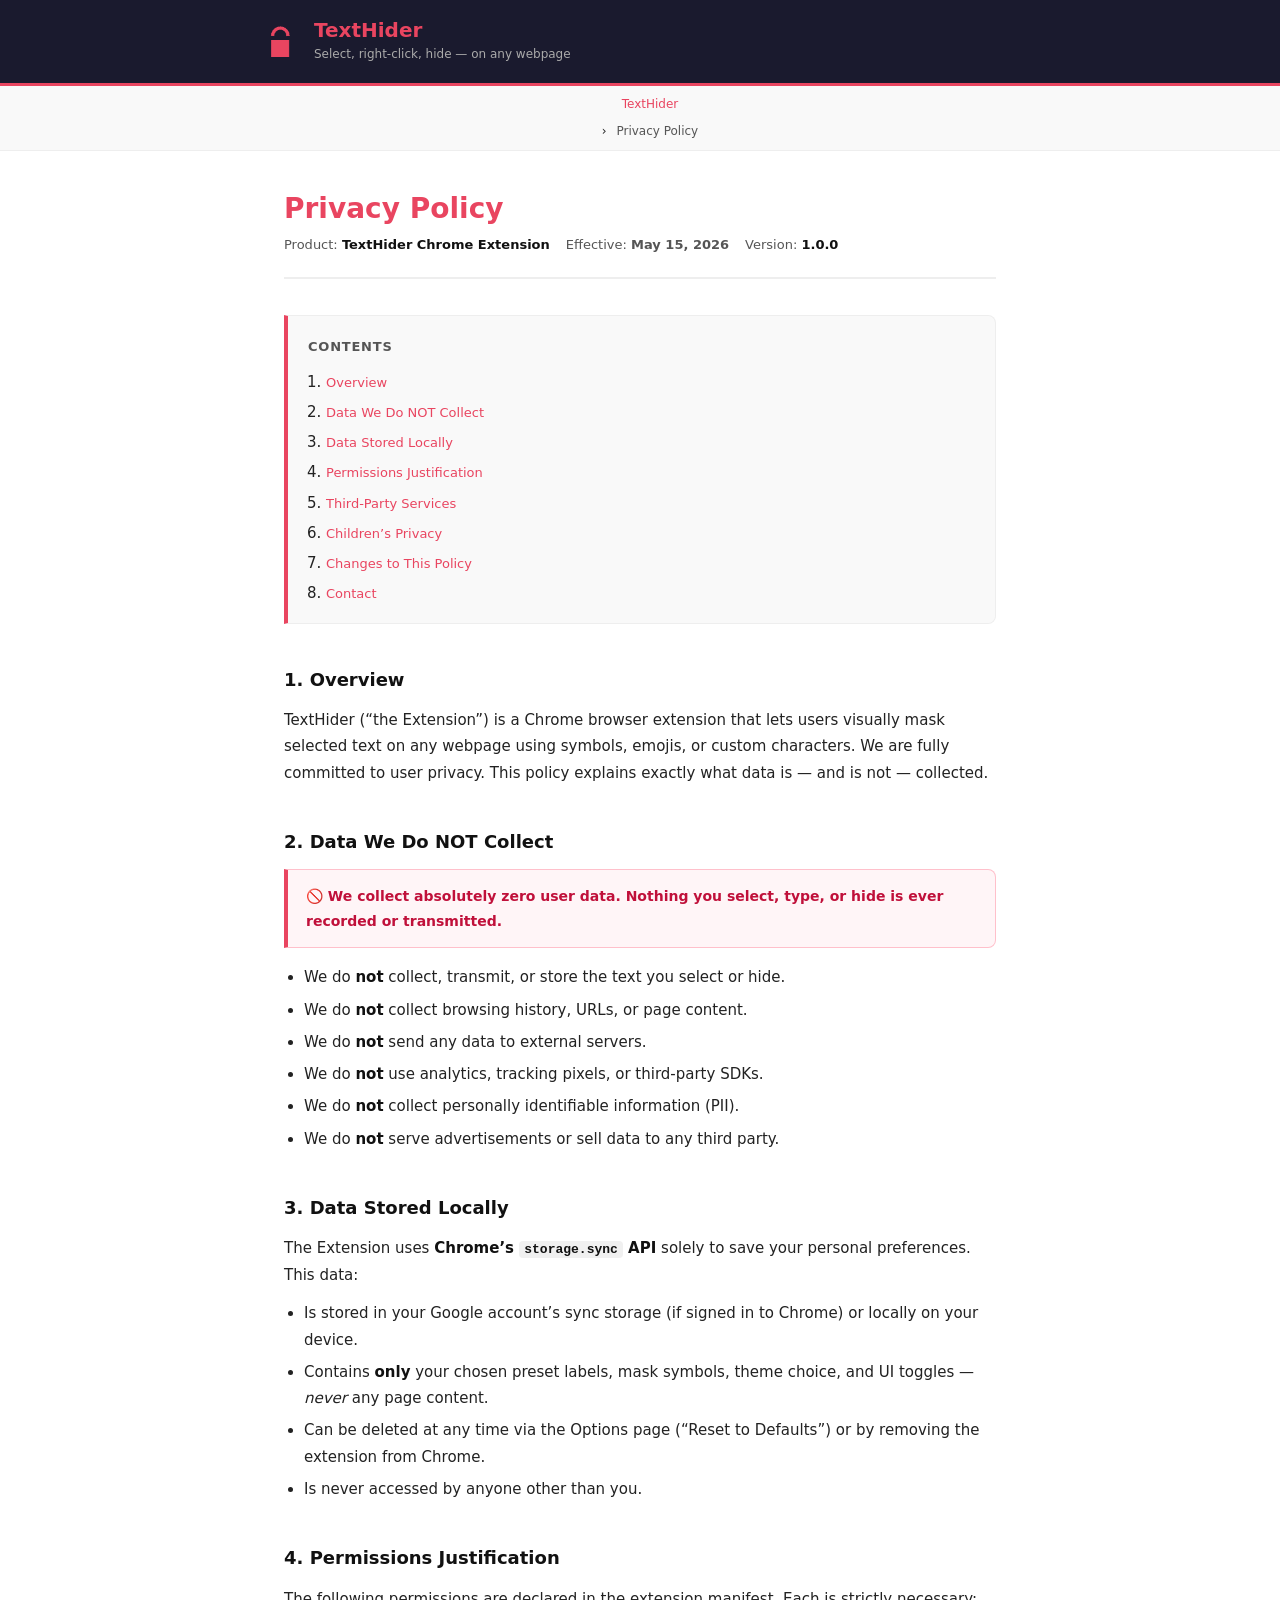
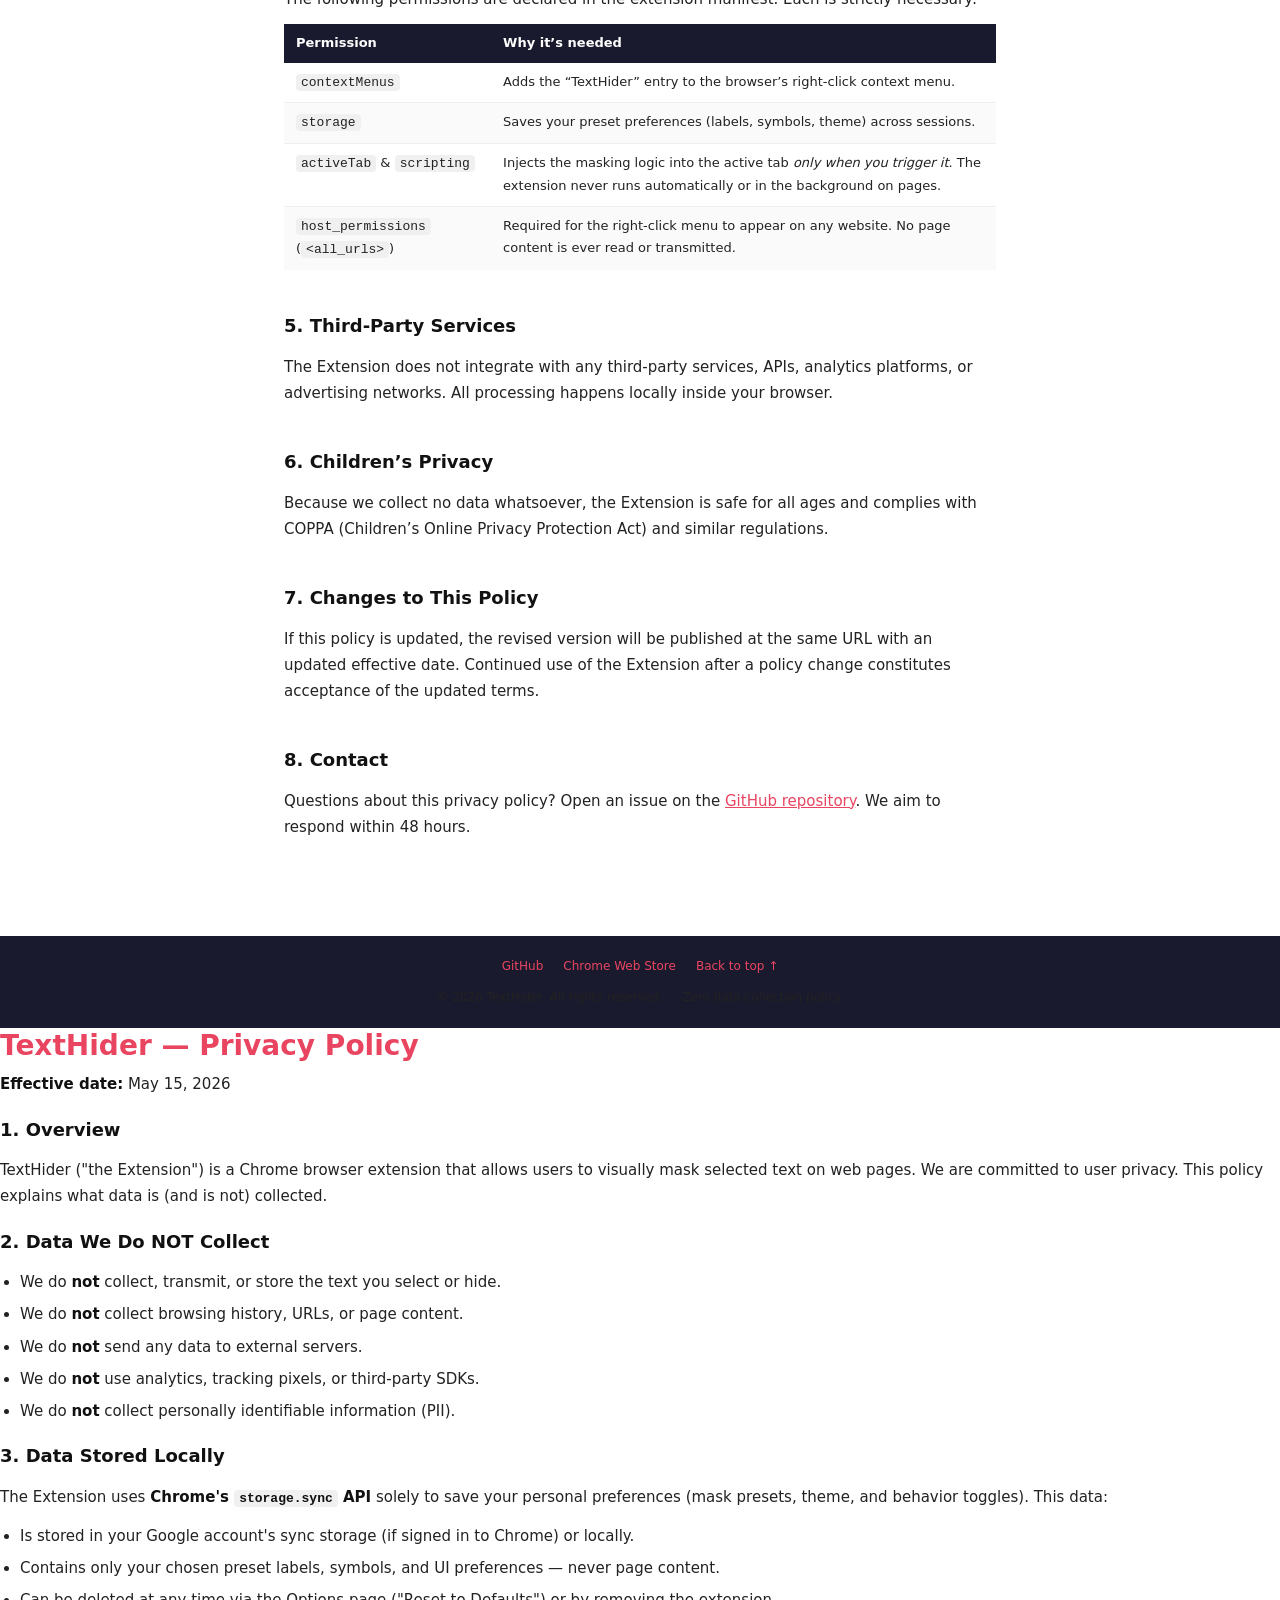
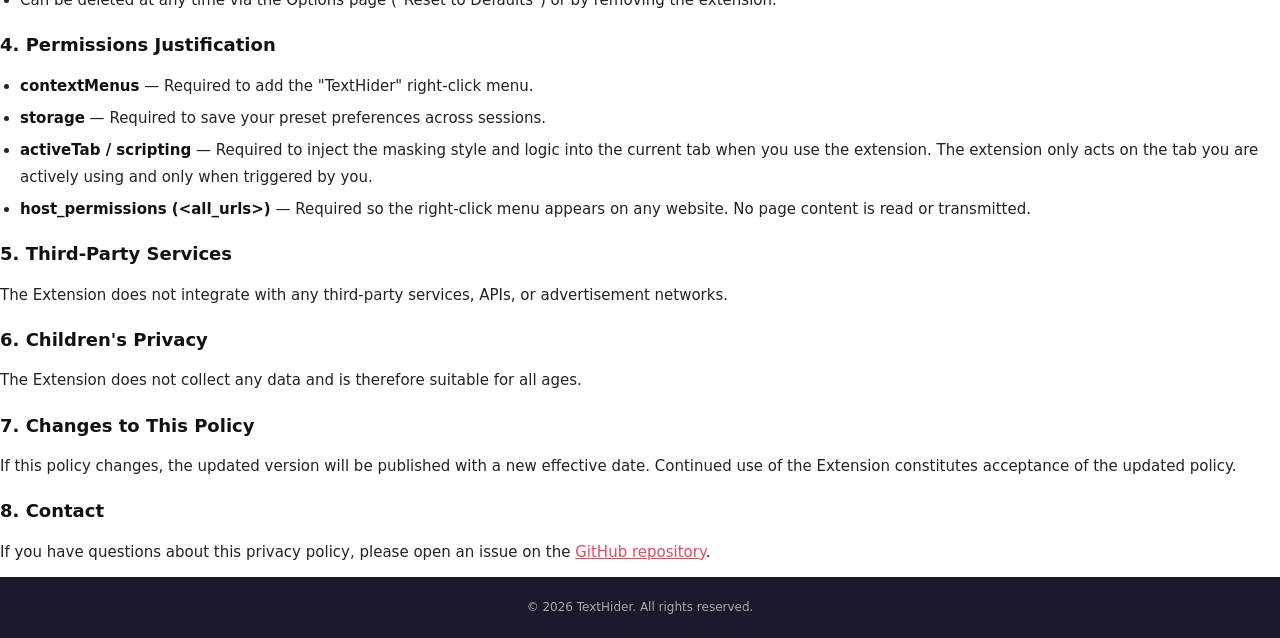
<file: privacy.html>
<!DOCTYPE html>
<html lang="en">
<head>
  <meta charset="UTF-8" />
  <meta name="viewport" content="width=device-width, initial-scale=1.0" />

  <!-- Primary SEO -->
  <title>Privacy Policy — TextHider Chrome Extension</title>
  <meta name="description" content="TextHider collects zero user data. Read our full privacy policy to learn how we protect your privacy when masking text on any webpage." />
  <meta name="keywords" content="TextHider privacy policy, Chrome extension privacy, text masking extension, no data collection, GDPR" />
  <meta name="author" content="TextHider" />
  <meta name="robots" content="index, follow" />
  <link rel="canonical" href="https://shariarf39.github.io/TextHider-Extention/privacy.html" />

  <!-- Open Graph (Facebook, LinkedIn, WhatsApp) -->
  <meta property="og:type" content="website" />
  <meta property="og:site_name" content="TextHider" />
  <meta property="og:title" content="Privacy Policy — TextHider Chrome Extension" />
  <meta property="og:description" content="TextHider collects absolutely zero user data. No browsing history, no page content, no personal information. See full details." />
  <meta property="og:url" content="https://shariarf39.github.io/TextHider-Extention/privacy.html" />
  <meta property="og:image" content="https://shariarf39.github.io/TextHider-Extention/icons/icon128.png" />
  <meta property="og:image:width" content="128" />
  <meta property="og:image:height" content="128" />
  <meta property="og:locale" content="en_US" />

  <!-- Twitter Card -->
  <meta name="twitter:card" content="summary" />
  <meta name="twitter:title" content="Privacy Policy — TextHider Chrome Extension" />
  <meta name="twitter:description" content="TextHider collects zero user data. No tracking, no analytics, no PII. See full privacy policy." />
  <meta name="twitter:image" content="https://shariarf39.github.io/TextHider-Extention/icons/icon128.png" />

  <!-- JSON-LD Structured Data -->
  <script type="application/ld+json">
  {
    "@context": "https://schema.org",
    "@type": "WebPage",
    "name": "Privacy Policy — TextHider Chrome Extension",
    "description": "TextHider collects zero user data. This privacy policy explains what data is and is not collected by the TextHider browser extension.",
    "url": "https://shariarf39.github.io/TextHider-Extention/privacy.html",
    "inLanguage": "en-US",
    "datePublished": "2026-05-15",
    "dateModified": "2026-05-15",
    "publisher": {
      "@type": "Organization",
      "name": "TextHider",
      "url": "https://github.com/shariarf39/TextHider-Extention"
    },
    "breadcrumb": {
      "@type": "BreadcrumbList",
      "itemListElement": [
        { "@type": "ListItem", "position": 1, "name": "TextHider", "item": "https://github.com/shariarf39/TextHider-Extention" },
        { "@type": "ListItem", "position": 2, "name": "Privacy Policy", "item": "https://shariarf39.github.io/TextHider-Extention/privacy.html" }
      ]
    }
  }
  </script>

  <style>
    *, *::before, *::after { box-sizing: border-box; margin: 0; padding: 0; }

    :root {
      --accent: #e94560;
      --text: #222;
      --muted: #555;
      --bg: #fff;
      --border: #eee;
    }

    html { scroll-behavior: smooth; }

    body {
      font-family: system-ui, -apple-system, 'Segoe UI', Roboto, sans-serif;
      background: var(--bg);
      color: var(--text);
      line-height: 1.75;
      font-size: 15px;
    }

    /* Skip-to-content for accessibility */
    .skip-link {
      position: absolute;
      left: -999px;
      top: auto;
      width: 1px;
      height: 1px;
      overflow: hidden;
    }
    .skip-link:focus {
      position: fixed;
      left: 16px;
      top: 16px;
      width: auto;
      height: auto;
      background: var(--accent);
      color: #fff;
      padding: 8px 16px;
      border-radius: 6px;
      z-index: 9999;
      font-weight: 600;
    }

    /* ---- Header ---- */
    header {
      background: #1a1a2e;
      border-bottom: 3px solid var(--accent);
      padding: 18px 24px;
    }

    header .inner {
      max-width: 760px;
      margin: 0 auto;
      display: flex;
      align-items: center;
      gap: 14px;
    }

    header img { width: 40px; height: 40px; flex-shrink: 0; }

    header .brand {
      display: flex;
      flex-direction: column;
    }

    header .brand-name {
      font-size: 20px;
      font-weight: 800;
      color: var(--accent);
      text-decoration: none;
      line-height: 1.2;
    }
    header .brand-name:hover { text-decoration: underline; }

    header .brand-tagline {
      font-size: 12px;
      color: #aaa;
      margin-top: 2px;
    }

    /* ---- Breadcrumb ---- */
    nav[aria-label="Breadcrumb"] {
      background: #f9f9f9;
      border-bottom: 1px solid var(--border);
      padding: 8px 24px;
    }

    .breadcrumb {
      max-width: 760px;
      margin: 0 auto;
      display: flex;
      align-items: center;
      gap: 6px;
      font-size: 12px;
      color: var(--muted);
      list-style: none;
    }

    .breadcrumb li + li::before { content: '›'; margin-right: 6px; }
    .breadcrumb a { color: var(--accent); text-decoration: none; }
    .breadcrumb a:hover { text-decoration: underline; }
    .breadcrumb [aria-current] { color: var(--muted); }

    /* ---- Main content ---- */
    main {
      max-width: 760px;
      margin: 0 auto;
      padding: 40px 24px 60px;
    }

    .page-hero {
      margin-bottom: 36px;
      padding-bottom: 20px;
      border-bottom: 2px solid var(--border);
    }

    h1 {
      font-size: 28px;
      font-weight: 800;
      color: var(--accent);
      line-height: 1.25;
      margin-bottom: 8px;
    }

    .meta {
      font-size: 13px;
      color: var(--muted);
      display: flex;
      gap: 16px;
      flex-wrap: wrap;
    }

    .meta time { font-weight: 600; }

    /* ---- TOC ---- */
    .toc {
      background: #f9f9f9;
      border: 1px solid var(--border);
      border-left: 4px solid var(--accent);
      border-radius: 0 8px 8px 0;
      padding: 16px 20px;
      margin-bottom: 36px;
    }

    .toc h2 {
      font-size: 13px;
      font-weight: 700;
      text-transform: uppercase;
      letter-spacing: 0.06em;
      color: var(--muted);
      margin-bottom: 10px;
    }

    .toc ol {
      margin: 0;
      padding-left: 18px;
      display: flex;
      flex-direction: column;
      gap: 4px;
    }

    .toc a {
      font-size: 13px;
      color: var(--accent);
      text-decoration: none;
    }
    .toc a:hover { text-decoration: underline; }

    /* ---- Sections ---- */
    article section {
      margin-bottom: 36px;
    }

    h2 {
      font-size: 18px;
      font-weight: 700;
      color: #111;
      margin-bottom: 12px;
      padding-top: 4px;
    }

    p { margin-bottom: 12px; color: var(--text); }
    p:last-child { margin-bottom: 0; }

    ul, ol {
      padding-left: 20px;
      margin-bottom: 12px;
      display: flex;
      flex-direction: column;
      gap: 6px;
    }

    li { color: var(--text); }

    strong { color: #111; }
    code {
      background: #f0f0f0;
      padding: 1px 5px;
      border-radius: 4px;
      font-size: 13px;
      font-family: 'Courier New', monospace;
    }

    a { color: var(--accent); }
    a:hover { text-decoration: underline; }

    /* zero-data callout */
    .callout {
      background: #fff5f7;
      border: 1px solid #ffc0cb;
      border-left: 4px solid var(--accent);
      border-radius: 0 8px 8px 0;
      padding: 14px 18px;
      margin-bottom: 16px;
      font-weight: 600;
      color: #c0103a;
      font-size: 14px;
    }

    /* permission table */
    .perm-table {
      width: 100%;
      border-collapse: collapse;
      font-size: 13px;
      margin-bottom: 12px;
    }
    .perm-table th {
      background: #1a1a2e;
      color: #fff;
      text-align: left;
      padding: 8px 12px;
    }
    .perm-table td {
      padding: 8px 12px;
      border-bottom: 1px solid var(--border);
      vertical-align: top;
    }
    .perm-table tr:last-child td { border-bottom: none; }
    .perm-table tr:nth-child(even) td { background: #fafafa; }

    /* ---- Footer ---- */
    footer {
      background: #1a1a2e;
      color: #aaa;
      text-align: center;
      padding: 20px 24px;
      font-size: 12px;
    }

    footer a { color: var(--accent); text-decoration: none; }
    footer a:hover { text-decoration: underline; }

    footer .footer-links {
      display: flex;
      justify-content: center;
      gap: 20px;
      margin-bottom: 10px;
      flex-wrap: wrap;
    }

    @media (max-width: 600px) {
      h1 { font-size: 22px; }
      main { padding: 24px 16px 40px; }
      .perm-table { display: block; overflow-x: auto; }
    }
  </style>
</head>
<body>

  <a class="skip-link" href="#main-content">Skip to main content</a>

  <!-- Site Header -->
  <header>
    <div class="inner">
      <img src="icons/icon128.png" width="40" height="40" alt="TextHider extension icon" />
      <div class="brand">
        <a class="brand-name" href="https://github.com/shariarf39/TextHider-Extention" rel="noopener">TextHider</a>
        <span class="brand-tagline">Select, right-click, hide — on any webpage</span>
      </div>
    </div>
  </header>

  <!-- Breadcrumb navigation -->
  <nav aria-label="Breadcrumb">
    <ol class="breadcrumb" itemscope itemtype="https://schema.org/BreadcrumbList">
      <li itemprop="itemListElement" itemscope itemtype="https://schema.org/ListItem">
        <a itemprop="item" href="https://github.com/shariarf39/TextHider-Extention" rel="noopener">
          <span itemprop="name">TextHider</span>
        </a>
        <meta itemprop="position" content="1" />
      </li>
      <li itemprop="itemListElement" itemscope itemtype="https://schema.org/ListItem">
        <span itemprop="name" aria-current="page">Privacy Policy</span>
        <meta itemprop="position" content="2" />
      </li>
    </ol>
  </nav>

  <!-- Main content -->
  <main id="main-content">

    <!-- Hero / intro -->
    <div class="page-hero">
      <h1>Privacy Policy</h1>
      <div class="meta">
        <span>Product: <strong>TextHider Chrome Extension</strong></span>
        <span>Effective: <time datetime="2026-05-15">May 15, 2026</time></span>
        <span>Version: <strong>1.0.0</strong></span>
      </div>
    </div>

    <!-- Table of Contents -->
    <nav class="toc" aria-label="Table of contents">
      <h2>Contents</h2>
      <ol>
        <li><a href="#overview">Overview</a></li>
        <li><a href="#no-collection">Data We Do NOT Collect</a></li>
        <li><a href="#local-storage">Data Stored Locally</a></li>
        <li><a href="#permissions">Permissions Justification</a></li>
        <li><a href="#third-party">Third-Party Services</a></li>
        <li><a href="#children">Children’s Privacy</a></li>
        <li><a href="#changes">Changes to This Policy</a></li>
        <li><a href="#contact">Contact</a></li>
      </ol>
    </nav>

    <article itemscope itemtype="https://schema.org/WebPage">
      <meta itemprop="name" content="Privacy Policy — TextHider Chrome Extension" />
      <meta itemprop="datePublished" content="2026-05-15" />
      <meta itemprop="dateModified" content="2026-05-15" />

      <section id="overview" aria-labelledby="h-overview">
        <h2 id="h-overview">1. Overview</h2>
        <p>
          TextHider (“the Extension”) is a Chrome browser extension that lets users visually mask
          selected text on any webpage using symbols, emojis, or custom characters. We are fully
          committed to user privacy. This policy explains exactly what data is — and is not — collected.
        </p>
      </section>

      <section id="no-collection" aria-labelledby="h-no-collection">
        <h2 id="h-no-collection">2. Data We Do NOT Collect</h2>
        <div class="callout" role="note">&#x1F6AB; We collect absolutely zero user data. Nothing you select, type, or hide is ever recorded or transmitted.</div>
        <ul>
          <li>We do <strong>not</strong> collect, transmit, or store the text you select or hide.</li>
          <li>We do <strong>not</strong> collect browsing history, URLs, or page content.</li>
          <li>We do <strong>not</strong> send any data to external servers.</li>
          <li>We do <strong>not</strong> use analytics, tracking pixels, or third-party SDKs.</li>
          <li>We do <strong>not</strong> collect personally identifiable information (PII).</li>
          <li>We do <strong>not</strong> serve advertisements or sell data to any third party.</li>
        </ul>
      </section>

      <section id="local-storage" aria-labelledby="h-local-storage">
        <h2 id="h-local-storage">3. Data Stored Locally</h2>
        <p>
          The Extension uses <strong>Chrome’s <code>storage.sync</code> API</strong> solely to save
          your personal preferences. This data:
        </p>
        <ul>
          <li>Is stored in your Google account’s sync storage (if signed in to Chrome) or locally on your device.</li>
          <li>Contains <strong>only</strong> your chosen preset labels, mask symbols, theme choice, and UI toggles — <em>never</em> any page content.</li>
          <li>Can be deleted at any time via the Options page (“Reset to Defaults”) or by removing the extension from Chrome.</li>
          <li>Is never accessed by anyone other than you.</li>
        </ul>
      </section>

      <section id="permissions" aria-labelledby="h-permissions">
        <h2 id="h-permissions">4. Permissions Justification</h2>
        <p>The following permissions are declared in the extension manifest. Each is strictly necessary:</p>
        <table class="perm-table" role="table" aria-label="Extension permissions">
          <thead>
            <tr><th scope="col">Permission</th><th scope="col">Why it’s needed</th></tr>
          </thead>
          <tbody>
            <tr>
              <td><code>contextMenus</code></td>
              <td>Adds the “TextHider” entry to the browser’s right-click context menu.</td>
            </tr>
            <tr>
              <td><code>storage</code></td>
              <td>Saves your preset preferences (labels, symbols, theme) across sessions.</td>
            </tr>
            <tr>
              <td><code>activeTab</code> &amp; <code>scripting</code></td>
              <td>Injects the masking logic into the active tab <em>only when you trigger it</em>. The extension never runs automatically or in the background on pages.</td>
            </tr>
            <tr>
              <td><code>host_permissions</code> (<code>&lt;all_urls&gt;</code>)</td>
              <td>Required for the right-click menu to appear on any website. No page content is ever read or transmitted.</td>
            </tr>
          </tbody>
        </table>
      </section>

      <section id="third-party" aria-labelledby="h-third-party">
        <h2 id="h-third-party">5. Third-Party Services</h2>
        <p>The Extension does not integrate with any third-party services, APIs, analytics platforms, or advertising networks. All processing happens locally inside your browser.</p>
      </section>

      <section id="children" aria-labelledby="h-children">
        <h2 id="h-children">6. Children’s Privacy</h2>
        <p>
          Because we collect no data whatsoever, the Extension is safe for all ages and complies with
          COPPA (Children’s Online Privacy Protection Act) and similar regulations.
        </p>
      </section>

      <section id="changes" aria-labelledby="h-changes">
        <h2 id="h-changes">7. Changes to This Policy</h2>
        <p>
          If this policy is updated, the revised version will be published at the same URL with
          an updated effective date. Continued use of the Extension after a policy change constitutes
          acceptance of the updated terms.
        </p>
      </section>

      <section id="contact" aria-labelledby="h-contact">
        <h2 id="h-contact">8. Contact</h2>
        <p>
          Questions about this privacy policy? Open an issue on the
          <a href="https://github.com/shariarf39/TextHider-Extention" target="_blank" rel="noopener noreferrer">GitHub repository</a>.
          We aim to respond within 48 hours.
        </p>
      </section>
    </article>

  </main>

  <!-- Footer -->
  <footer>
    <div class="footer-links">
      <a href="https://github.com/shariarf39/TextHider-Extention" rel="noopener">GitHub</a>
      <a href="https://chrome.google.com/webstore" rel="noopener">Chrome Web Store</a>
      <a href="#main-content">Back to top ↑</a>
    </div>
    <p>&copy; 2026 TextHider. All rights reserved. &nbsp;·&nbsp; Zero data collection policy.</p>
  </footer>

</body>
</html>
<body>
  <h1>TextHider — Privacy Policy</h1>
  <p><strong>Effective date:</strong> May 15, 2026</p>

  <h2>1. Overview</h2>
  <p>
    TextHider ("the Extension") is a Chrome browser extension that allows users to visually mask
    selected text on web pages. We are committed to user privacy. This policy explains what data
    is (and is not) collected.
  </p>

  <h2>2. Data We Do NOT Collect</h2>
  <ul>
    <li>We do <strong>not</strong> collect, transmit, or store the text you select or hide.</li>
    <li>We do <strong>not</strong> collect browsing history, URLs, or page content.</li>
    <li>We do <strong>not</strong> send any data to external servers.</li>
    <li>We do <strong>not</strong> use analytics, tracking pixels, or third-party SDKs.</li>
    <li>We do <strong>not</strong> collect personally identifiable information (PII).</li>
  </ul>

  <h2>3. Data Stored Locally</h2>
  <p>
    The Extension uses <strong>Chrome's <code>storage.sync</code> API</strong> solely to save
    your personal preferences (mask presets, theme, and behavior toggles). This data:
  </p>
  <ul>
    <li>Is stored in your Google account's sync storage (if signed in to Chrome) or locally.</li>
    <li>Contains only your chosen preset labels, symbols, and UI preferences — never page content.</li>
    <li>Can be deleted at any time via the Options page ("Reset to Defaults") or by removing the extension.</li>
  </ul>

  <h2>4. Permissions Justification</h2>
  <ul>
    <li><strong>contextMenus</strong> — Required to add the "TextHider" right-click menu.</li>
    <li><strong>storage</strong> — Required to save your preset preferences across sessions.</li>
    <li><strong>activeTab / scripting</strong> — Required to inject the masking style and logic into the current tab when you use the extension. The extension only acts on the tab you are actively using and only when triggered by you.</li>
    <li><strong>host_permissions (&lt;all_urls&gt;)</strong> — Required so the right-click menu appears on any website. No page content is read or transmitted.</li>
  </ul>

  <h2>5. Third-Party Services</h2>
  <p>The Extension does not integrate with any third-party services, APIs, or advertisement networks.</p>

  <h2>6. Children's Privacy</h2>
  <p>The Extension does not collect any data and is therefore suitable for all ages.</p>

  <h2>7. Changes to This Policy</h2>
  <p>
    If this policy changes, the updated version will be published with a new effective date.
    Continued use of the Extension constitutes acceptance of the updated policy.
  </p>

  <h2>8. Contact</h2>
  <p>
    If you have questions about this privacy policy, please open an issue on the
    <a href="https://github.com/shariarf39/TextHider-Extention" target="_blank">GitHub repository</a>.
  </p>

  <footer>
    &copy; 2026 TextHider. All rights reserved.
  </footer>
</body>
</html>
</file>
